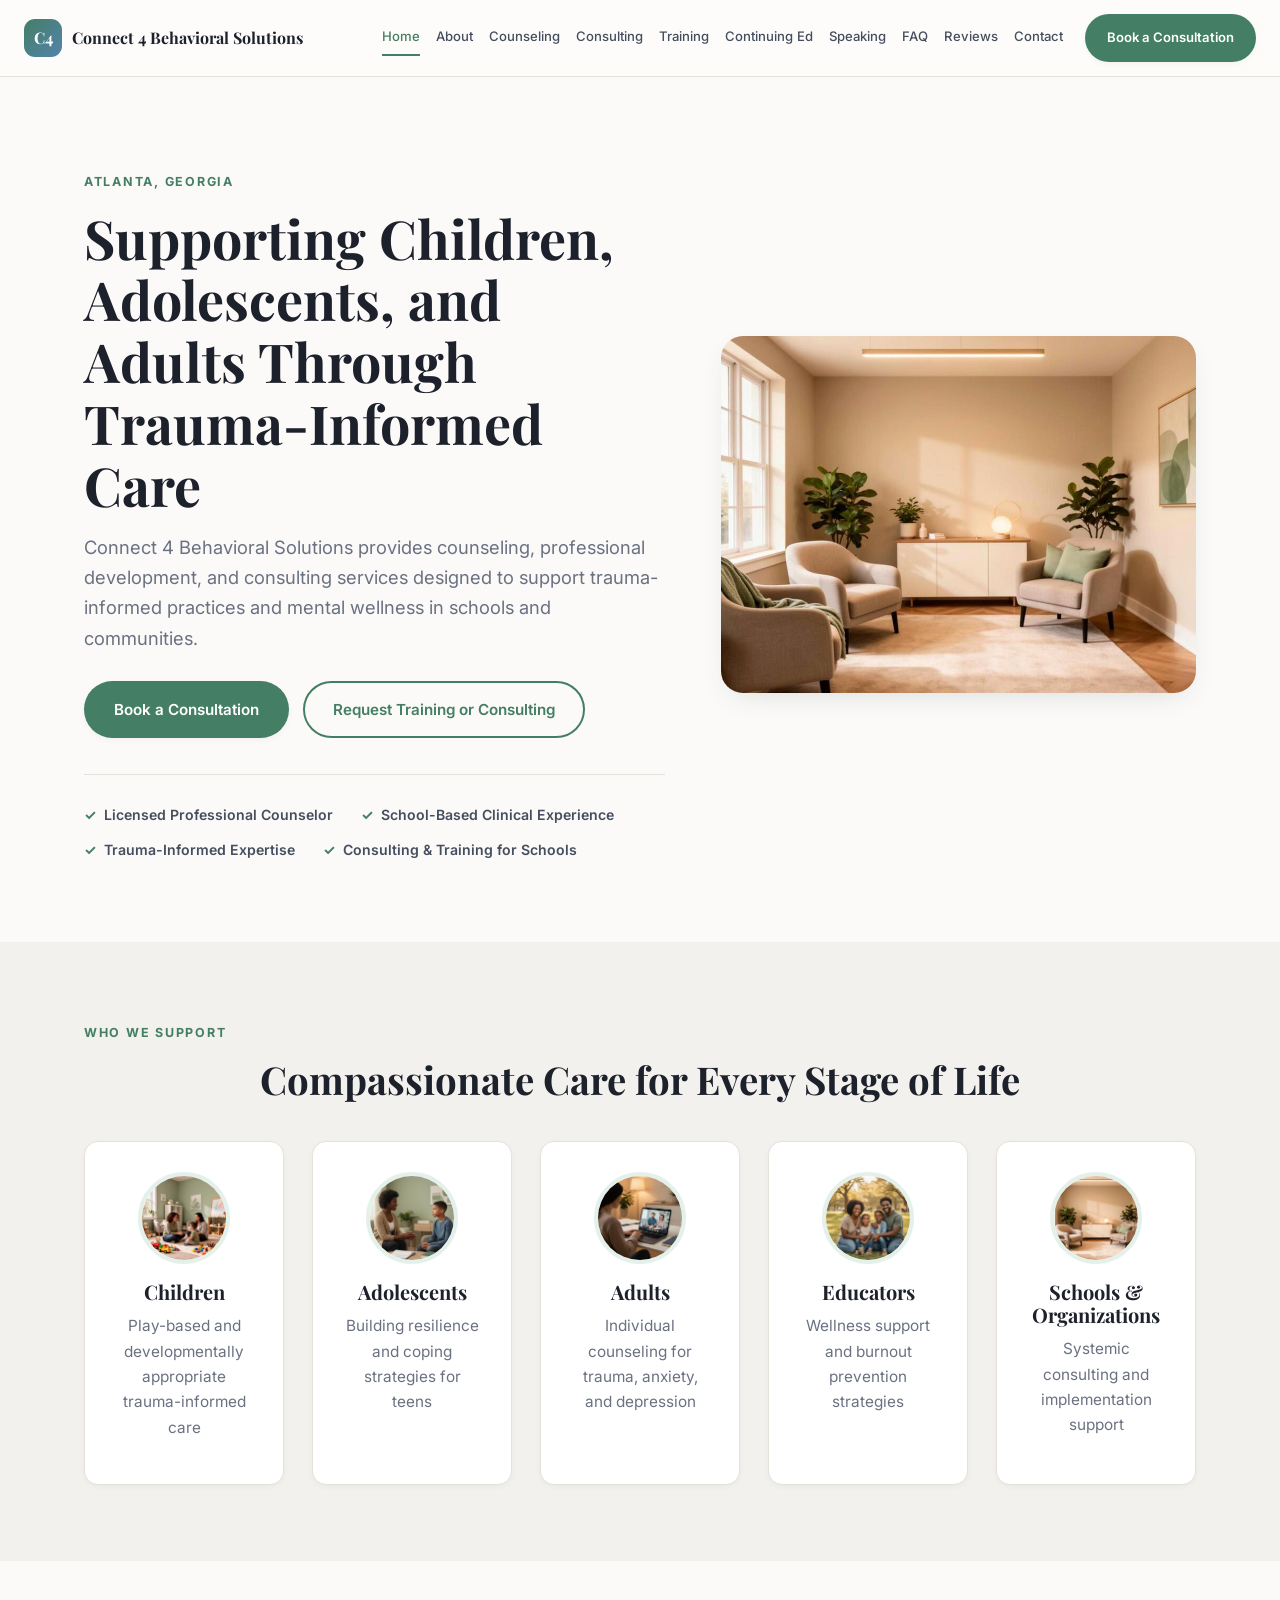
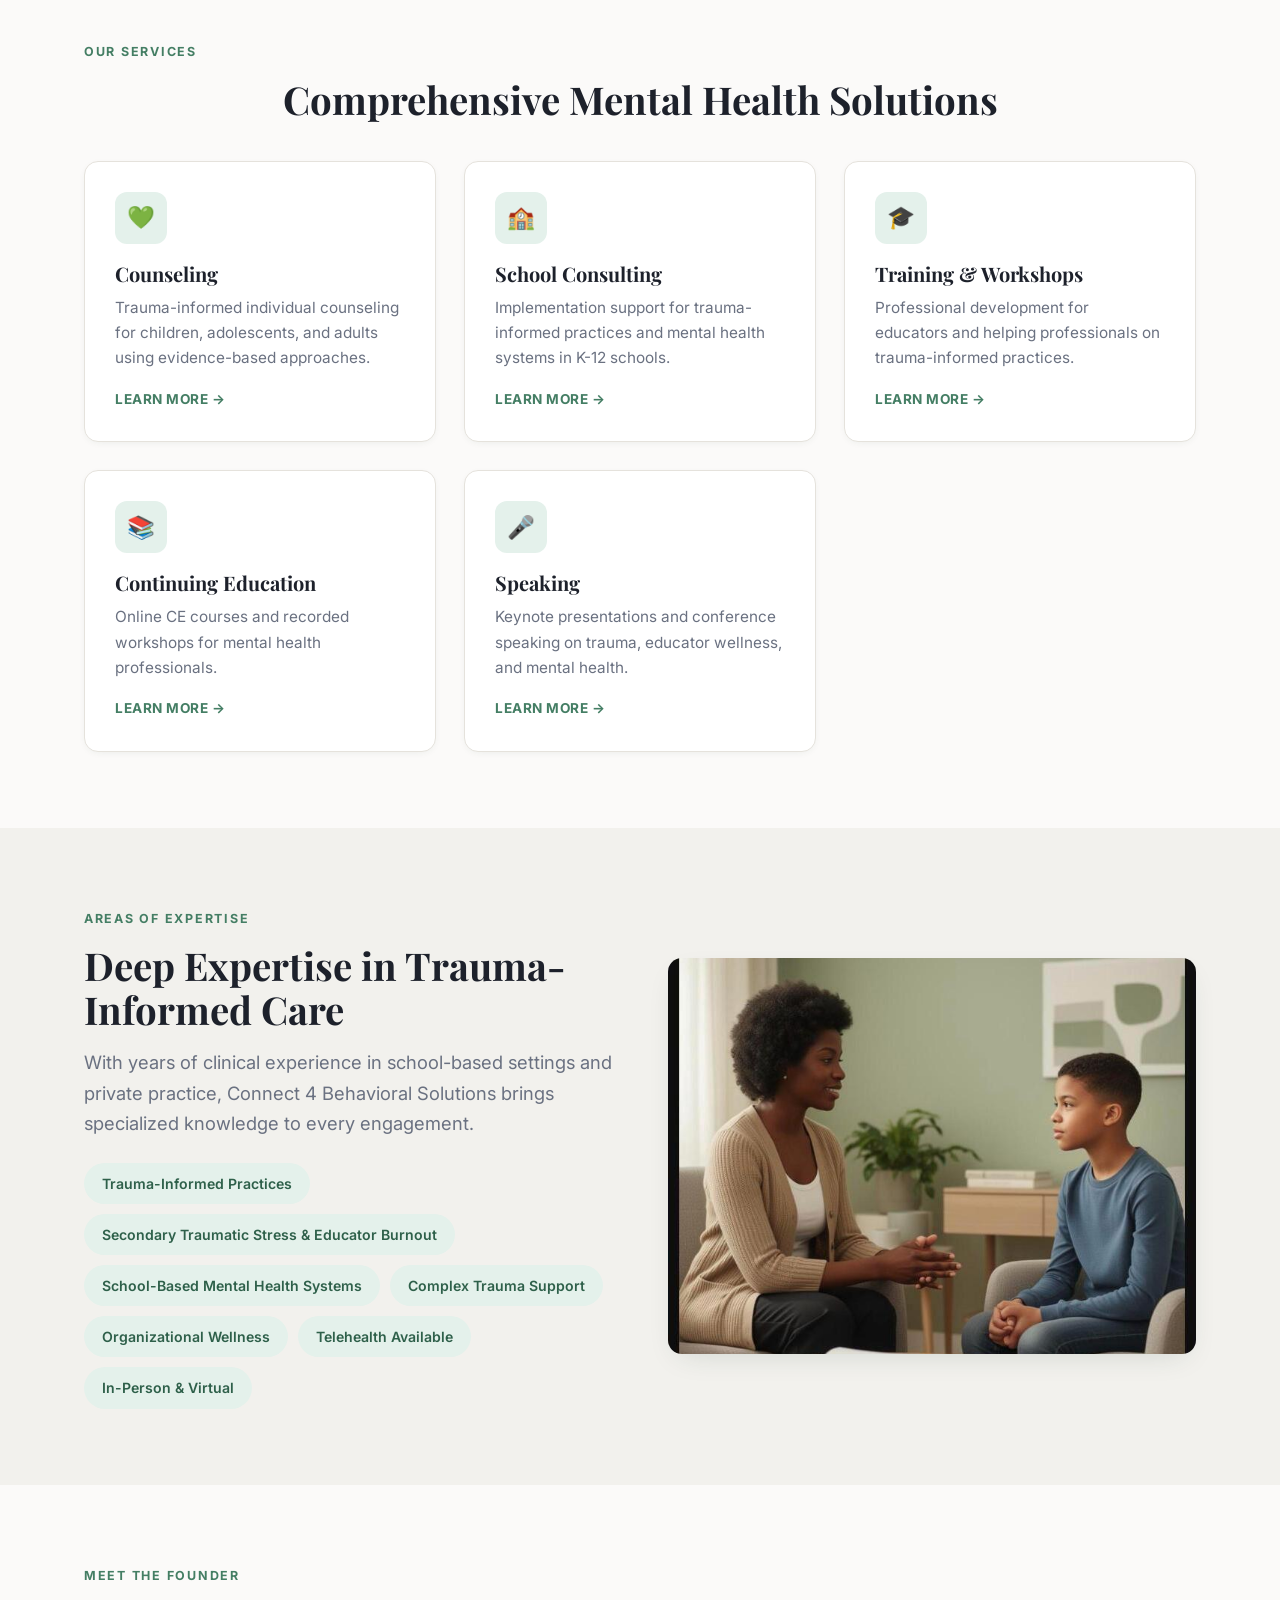
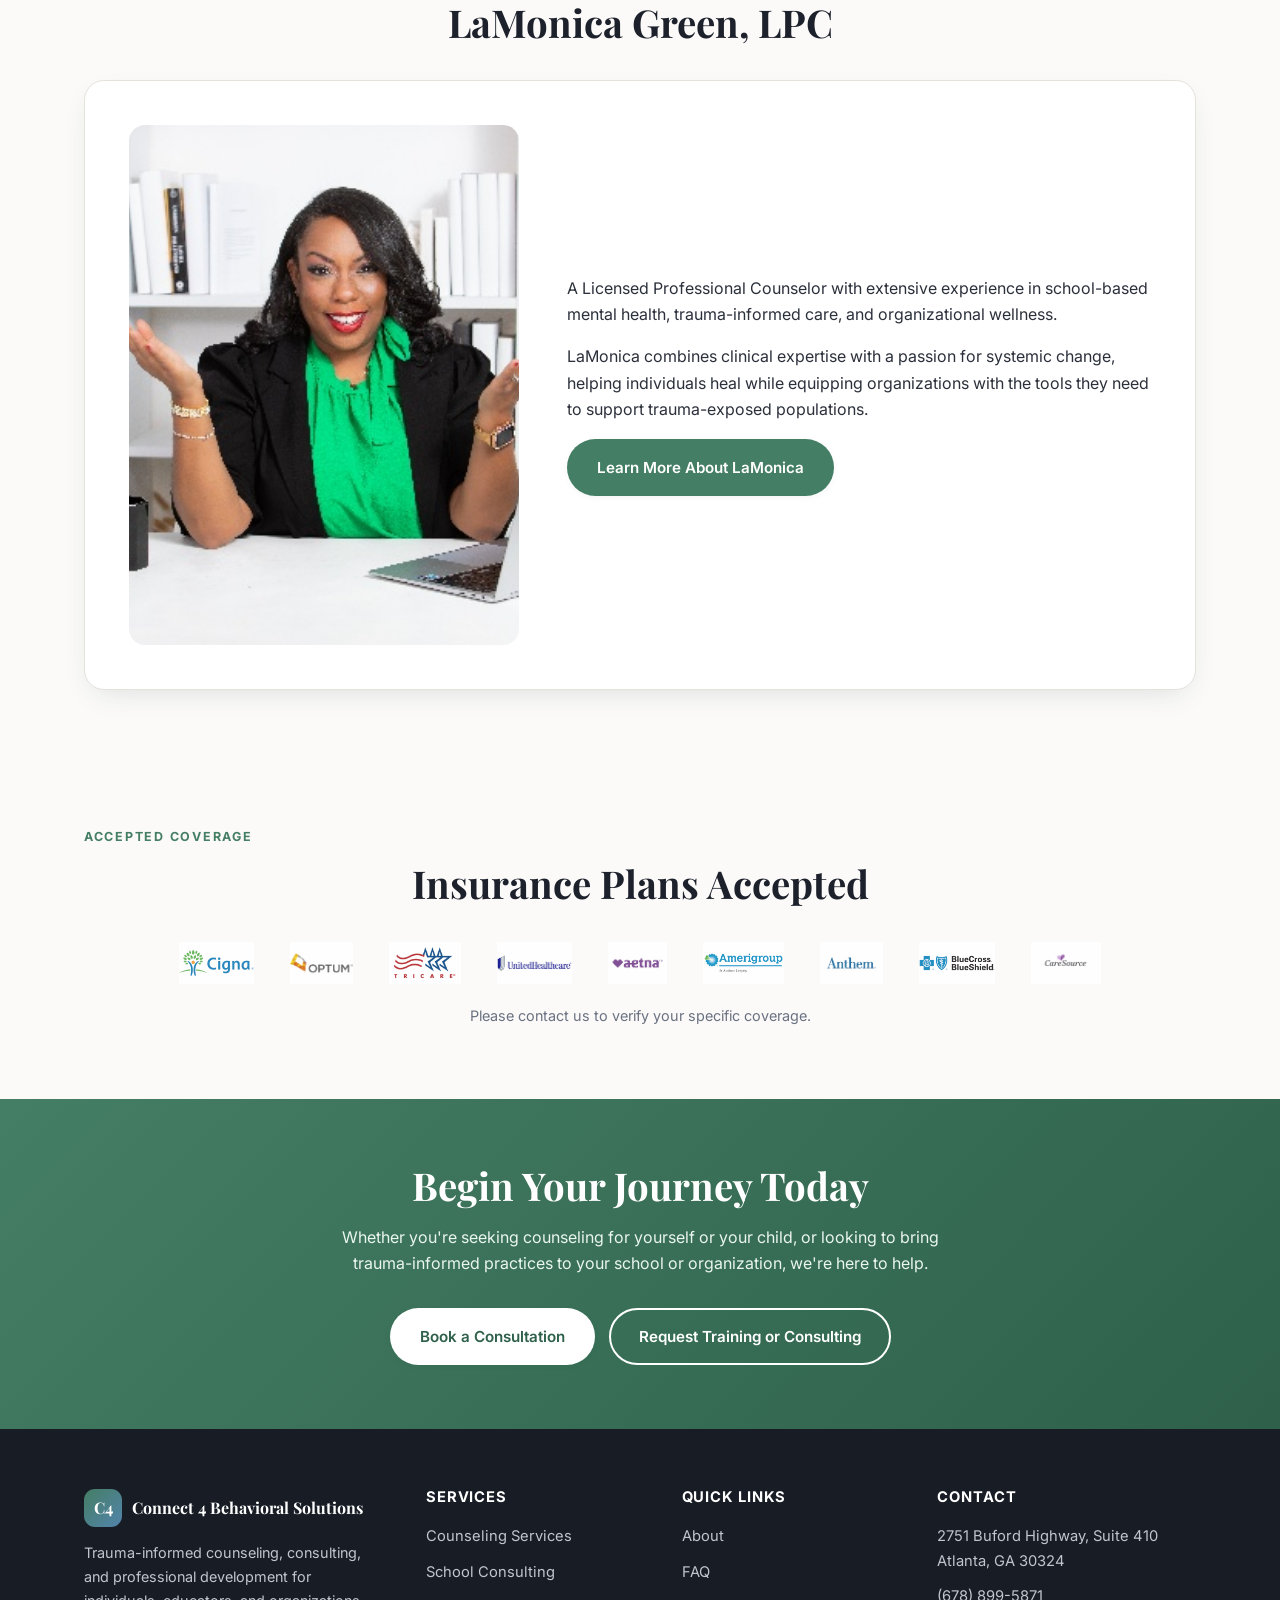
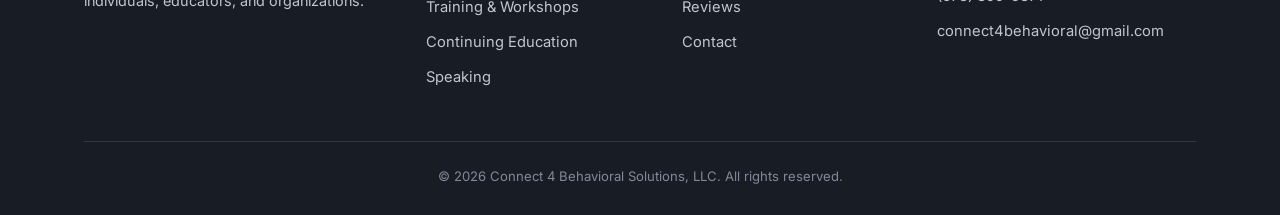
<file: index.html>
<!doctype html>
<html lang="en">
<head>
<meta charset="utf-8">
<meta name="viewport" content="width=device-width, initial-scale=1">
<title>Connect 4 Behavioral Solutions | Trauma-Informed Counseling Atlanta</title>
<meta name="description" content="Trauma-informed counseling, consulting, and professional development for individuals, educators, and organizations in Atlanta, GA.">
<link rel="preconnect" href="https://fonts.googleapis.com">
<link rel="preconnect" href="https://fonts.gstatic.com" crossorigin>
<link href="https://fonts.googleapis.com/css2?family=Playfair+Display:wght@600;700&family=Inter:wght@400;500;600;700&display=swap" rel="stylesheet">
<link rel="stylesheet" href="css/style.css">

</head>
<body>

<header class="site-header">
  <div class="container">
    <a href="index.html" class="brand">
      <span class="brand-mark">C4</span>
      <span>Connect 4 Behavioral Solutions</span>
    </a>
    <div class="nav-wrap">
      <nav class="main-nav">
        <a href="index.html" class="active">Home</a>
<a href="about.html">About</a>
<a href="counseling.html">Counseling</a>
<a href="consulting.html">Consulting</a>
<a href="training.html">Training</a>
<a href="continuing-education.html">Continuing Ed</a>
<a href="speaking.html">Speaking</a>
<a href="faq.html">FAQ</a>
<a href="reviews.html">Reviews</a>
<a href="contact.html">Contact</a>
      </nav>
      <div class="nav-cta">
        <a href="contact.html" class="btn btn-primary">Book a Consultation</a>
      </div>
      <button class="nav-toggle" aria-label="Toggle menu" onclick="document.getElementById('mobileNav').classList.toggle('open'); this.classList.toggle('is-active');">
        <span></span><span></span><span></span>
      </button>
    </div>
  </div>
  <nav id="mobileNav" class="mobile-nav">
    <a href="index.html" class="active">Home</a>
<a href="about.html">About</a>
<a href="counseling.html">Counseling</a>
<a href="consulting.html">Consulting</a>
<a href="training.html">Training</a>
<a href="continuing-education.html">Continuing Ed</a>
<a href="speaking.html">Speaking</a>
<a href="faq.html">FAQ</a>
<a href="reviews.html">Reviews</a>
<a href="contact.html">Contact</a>
    <a href="contact.html" class="mobile-nav-cta">Book a Consultation</a>
  </nav>
</header>


<section class="hero">
  <div class="container hero-grid">
    <div>
      <p class="eyebrow">Atlanta, Georgia</p>
      <h1>Supporting Children, Adolescents, and Adults Through Trauma-Informed Care</h1>
      <p class="lead">Connect 4 Behavioral Solutions provides counseling, professional development, and consulting services designed to support trauma-informed practices and mental wellness in schools and communities.</p>
      <div class="btn-row" style="margin-top:28px;">
        <a href="contact.html" class="btn btn-primary">Book a Consultation</a>
        <a href="contact.html" class="btn btn-outline">Request Training or Consulting</a>
      </div>
      <div class="hero-badges">
        <span class="hero-badge">Licensed Professional Counselor</span>
        <span class="hero-badge">School-Based Clinical Experience</span>
        <span class="hero-badge">Trauma-Informed Expertise</span>
        <span class="hero-badge">Consulting &amp; Training for Schools</span>
      </div>
    </div>
    <div class="hero-photo">
      <img src="images/hero-therapy.jpg" alt="Calming, trauma-informed counseling office">
    </div>
  </div>
</section>

<section class="section section--muted">
  <div class="container">
    <p class="eyebrow center">Who We Support</p>
    <h2 class="center">Compassionate Care for Every Stage of Life</h2>
    <div class="grid grid-5" style="margin-top:40px;">
      <div class="card photo-card">
        <img src="images/child-therapy.jpg" alt="Children">
        <h3>Children</h3>
        <p>Play-based and developmentally appropriate trauma-informed care</p>
      </div>
      <div class="card photo-card">
        <img src="images/counseling-session.jpg" alt="Adolescents">
        <h3>Adolescents</h3>
        <p>Building resilience and coping strategies for teens</p>
      </div>
      <div class="card photo-card">
        <img src="images/telehealth.jpg" alt="Adults">
        <h3>Adults</h3>
        <p>Individual counseling for trauma, anxiety, and depression</p>
      </div>
      <div class="card photo-card">
        <img src="images/family-wellness.jpg" alt="Educators">
        <h3>Educators</h3>
        <p>Wellness support and burnout prevention strategies</p>
      </div>
      <div class="card photo-card">
        <img src="images/hero-therapy.jpg" alt="Schools & Organizations">
        <h3>Schools &amp; Organizations</h3>
        <p>Systemic consulting and implementation support</p>
      </div>
    </div>
  </div>
</section>

<section class="section">
  <div class="container">
    <p class="eyebrow center">Our Services</p>
    <h2 class="center">Comprehensive Mental Health Solutions</h2>
    <div class="grid grid-3" style="margin-top:40px;">
      <div class="card">
        <div class="card-icon">&#x1F49A;</div>
        <h3>Counseling</h3>
        <p>Trauma-informed individual counseling for children, adolescents, and adults using evidence-based approaches.</p>
        <a href="counseling.html" class="card-link">Learn More &rarr;</a>
      </div>
      <div class="card">
        <div class="card-icon">&#x1F3EB;</div>
        <h3>School Consulting</h3>
        <p>Implementation support for trauma-informed practices and mental health systems in K-12 schools.</p>
        <a href="consulting.html" class="card-link">Learn More &rarr;</a>
      </div>
      <div class="card">
        <div class="card-icon">&#x1F393;</div>
        <h3>Training &amp; Workshops</h3>
        <p>Professional development for educators and helping professionals on trauma-informed practices.</p>
        <a href="training.html" class="card-link">Learn More &rarr;</a>
      </div>
      <div class="card">
        <div class="card-icon">&#x1F4DA;</div>
        <h3>Continuing Education</h3>
        <p>Online CE courses and recorded workshops for mental health professionals.</p>
        <a href="continuing-education.html" class="card-link">Learn More &rarr;</a>
      </div>
      <div class="card">
        <div class="card-icon">&#x1F3A4;</div>
        <h3>Speaking</h3>
        <p>Keynote presentations and conference speaking on trauma, educator wellness, and mental health.</p>
        <a href="speaking.html" class="card-link">Learn More &rarr;</a>
      </div>
    </div>
  </div>
</section>

<section class="section section--muted">
  <div class="container two-col">
    <div>
      <p class="eyebrow">Areas of Expertise</p>
      <h2>Deep Expertise in Trauma-Informed Care</h2>
      <p class="lead">With years of clinical experience in school-based settings and private practice, Connect 4 Behavioral Solutions brings specialized knowledge to every engagement.</p>
      <div class="pill-list" style="margin-top:24px;">
        <span class="pill">Trauma-Informed Practices</span>
        <span class="pill">Secondary Traumatic Stress &amp; Educator Burnout</span>
        <span class="pill">School-Based Mental Health Systems</span>
        <span class="pill">Complex Trauma Support</span>
        <span class="pill">Organizational Wellness</span>
        <span class="pill">Telehealth Available</span>
        <span class="pill">In-Person &amp; Virtual</span>
      </div>
    </div>
    <img src="images/counseling-session.jpg" alt="Individualized counseling session">
  </div>
</section>

<section class="section">
  <div class="container">
    <p class="eyebrow center">Meet the Founder</p>
    <h2 class="center">LaMonica Green, LPC</h2>
    <div class="founder-card" style="margin-top:36px;">
      <img src="images/lamonica-headshot-1.jpg" alt="LaMonica Green, LPC - Founder of Connect 4 Behavioral Solutions">
      <div>
        <p>A Licensed Professional Counselor with extensive experience in school-based mental health, trauma-informed care, and organizational wellness.</p>
        <p>LaMonica combines clinical expertise with a passion for systemic change, helping individuals heal while equipping organizations with the tools they need to support trauma-exposed populations.</p>
        <a href="about.html" class="btn btn-primary">Learn More About LaMonica</a>
      </div>
    </div>
  </div>
</section>


<section class="section section--tight">
  <div class="container">
    <p class="eyebrow center">Accepted Coverage</p>
    <h2 class="center">Insurance Plans Accepted</h2>
    <div class="insurance-strip" style="margin-top:36px;">
      <img src="images/ins-cigna.png" alt="Cigna">
      <img src="images/ins-optum.png" alt="Optum">
      <img src="images/ins-tricare.png" alt="Tricare East">
      <img src="images/ins-uhc.png" alt="United Healthcare">
      <img src="images/ins-aetna.png" alt="Aetna">
      <img src="images/ins-amerigroup.png" alt="Amerigroup">
      <img src="images/ins-anthem.png" alt="Anthem">
      <img src="images/ins-bcbs.png" alt="BlueCross BlueShield">
      <img src="images/ins-caresource.png" alt="CareSource">
    </div>
    <p class="center" style="margin-top:20px;color:var(--muted);font-size:0.9rem;">Please contact us to verify your specific coverage.</p>
  </div>
</section>


<section class="section section--primary cta-band">
  <div class="container">
    <h2 style="max-width:720px;margin-left:auto;margin-right:auto;">Begin Your Journey Today</h2>
    <p style="max-width:600px;margin:0 auto 32px;color:hsl(153 40% 94%);">Whether you're seeking counseling for yourself or your child, or looking to bring trauma-informed practices to your school or organization, we're here to help.</p>
    <div class="btn-row">
      <a href="contact.html" class="btn btn-primary on-primary">Book a Consultation</a>
      <a href="contact.html" class="btn btn-outline on-primary">Request Training or Consulting</a>
    </div>
  </div>
</section>



<footer class="site-footer">
  <div class="container">
    <div class="footer-grid">
      <div>
        <div class="brand"><span class="brand-mark">C4</span><span>Connect 4 Behavioral Solutions</span></div>
        <p class="tagline">Trauma-informed counseling, consulting, and professional development for individuals, educators, and organizations.</p>
      </div>
      <div>
        <h4>Services</h4>
        <ul>
          <li><a href="counseling.html">Counseling Services</a></li>
          <li><a href="consulting.html">School Consulting</a></li>
          <li><a href="training.html">Training &amp; Workshops</a></li>
          <li><a href="continuing-education.html">Continuing Education</a></li>
          <li><a href="speaking.html">Speaking</a></li>
        </ul>
      </div>
      <div>
        <h4>Quick Links</h4>
        <ul>
          <li><a href="about.html">About</a></li>
          <li><a href="faq.html">FAQ</a></li>
          <li><a href="reviews.html">Reviews</a></li>
          <li><a href="contact.html">Contact</a></li>
        </ul>
      </div>
      <div>
        <h4>Contact</h4>
        <ul>
          <li>2751 Buford Highway, Suite 410<br>Atlanta, GA 30324</li>
          <li><a href="tel:6788995871">(678) 899-5871</a></li>
          <li><a href="mailto:connect4behavioral@gmail.com">connect4behavioral@gmail.com</a></li>
        </ul>
      </div>
    </div>
    <div class="footer-bottom">&copy; 2026 Connect 4 Behavioral Solutions, LLC. All rights reserved.</div>
  </div>
</footer>

</body>
</html>
</file>
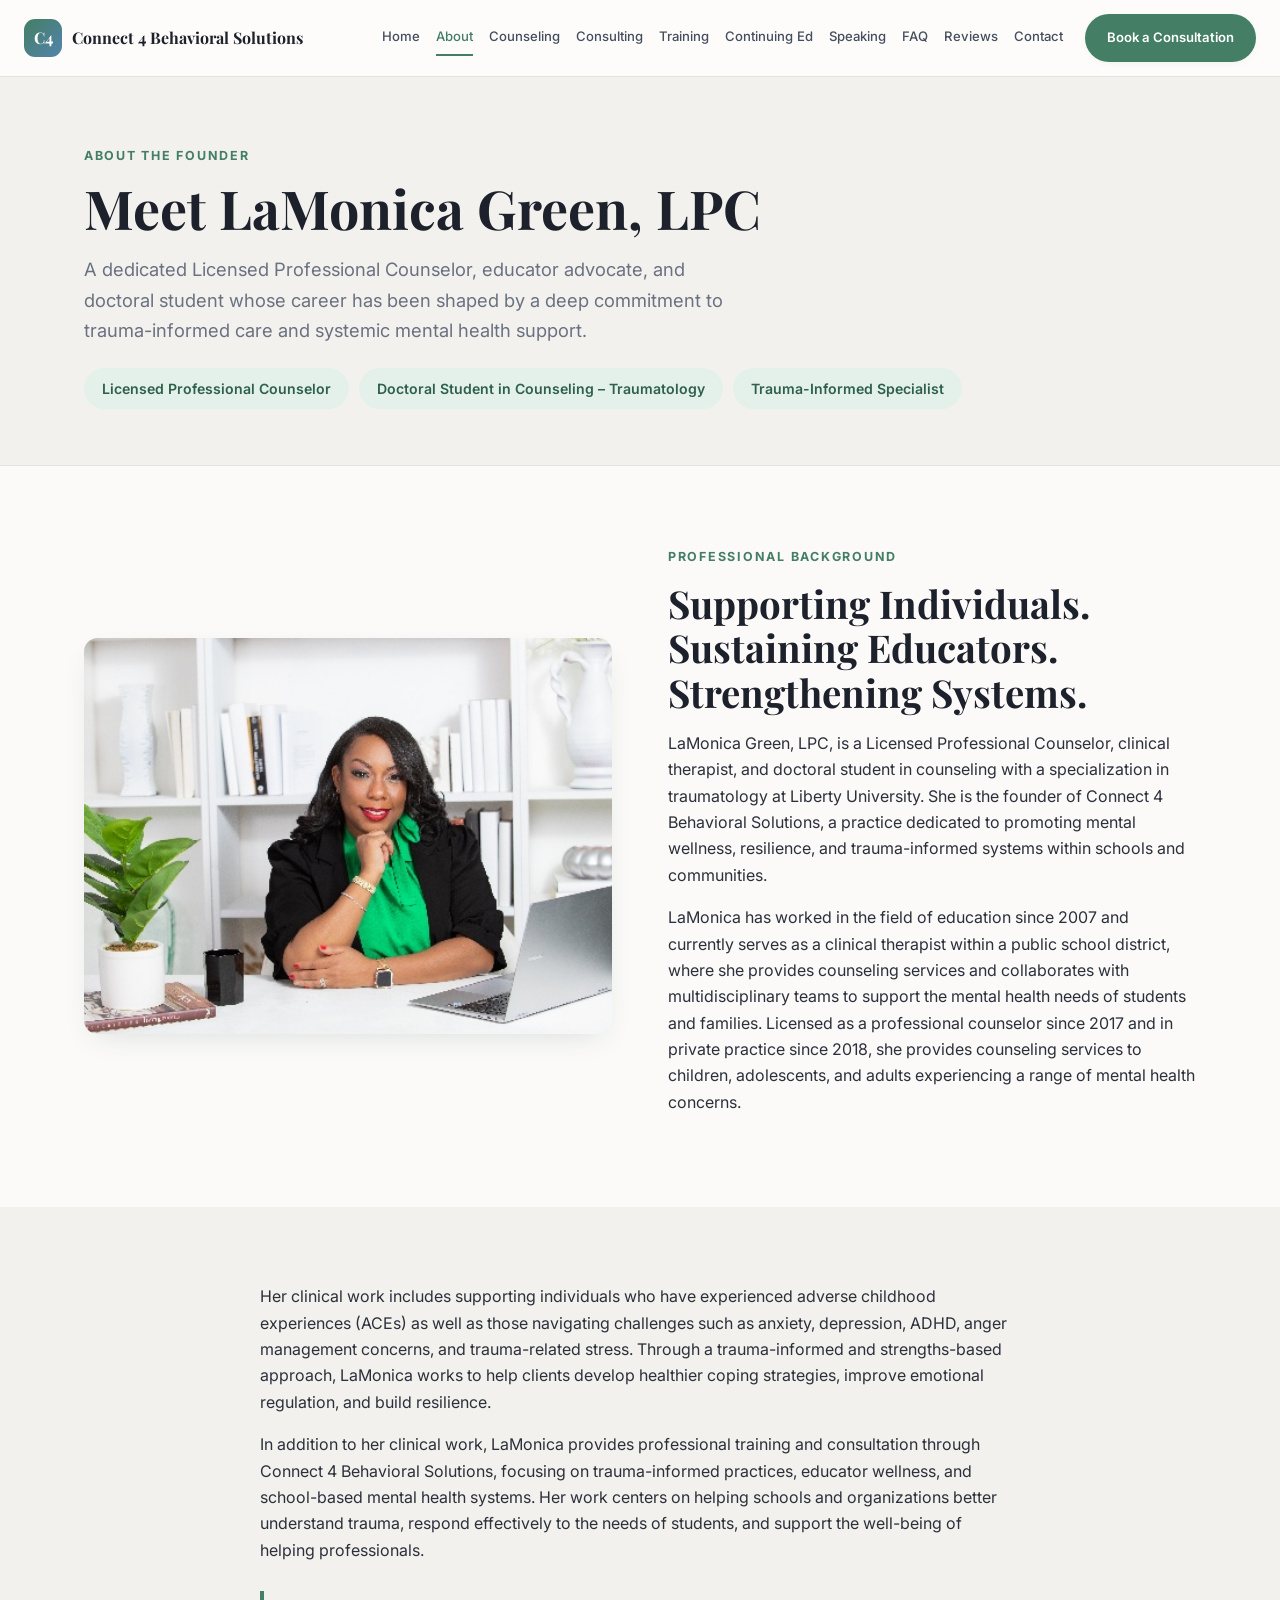
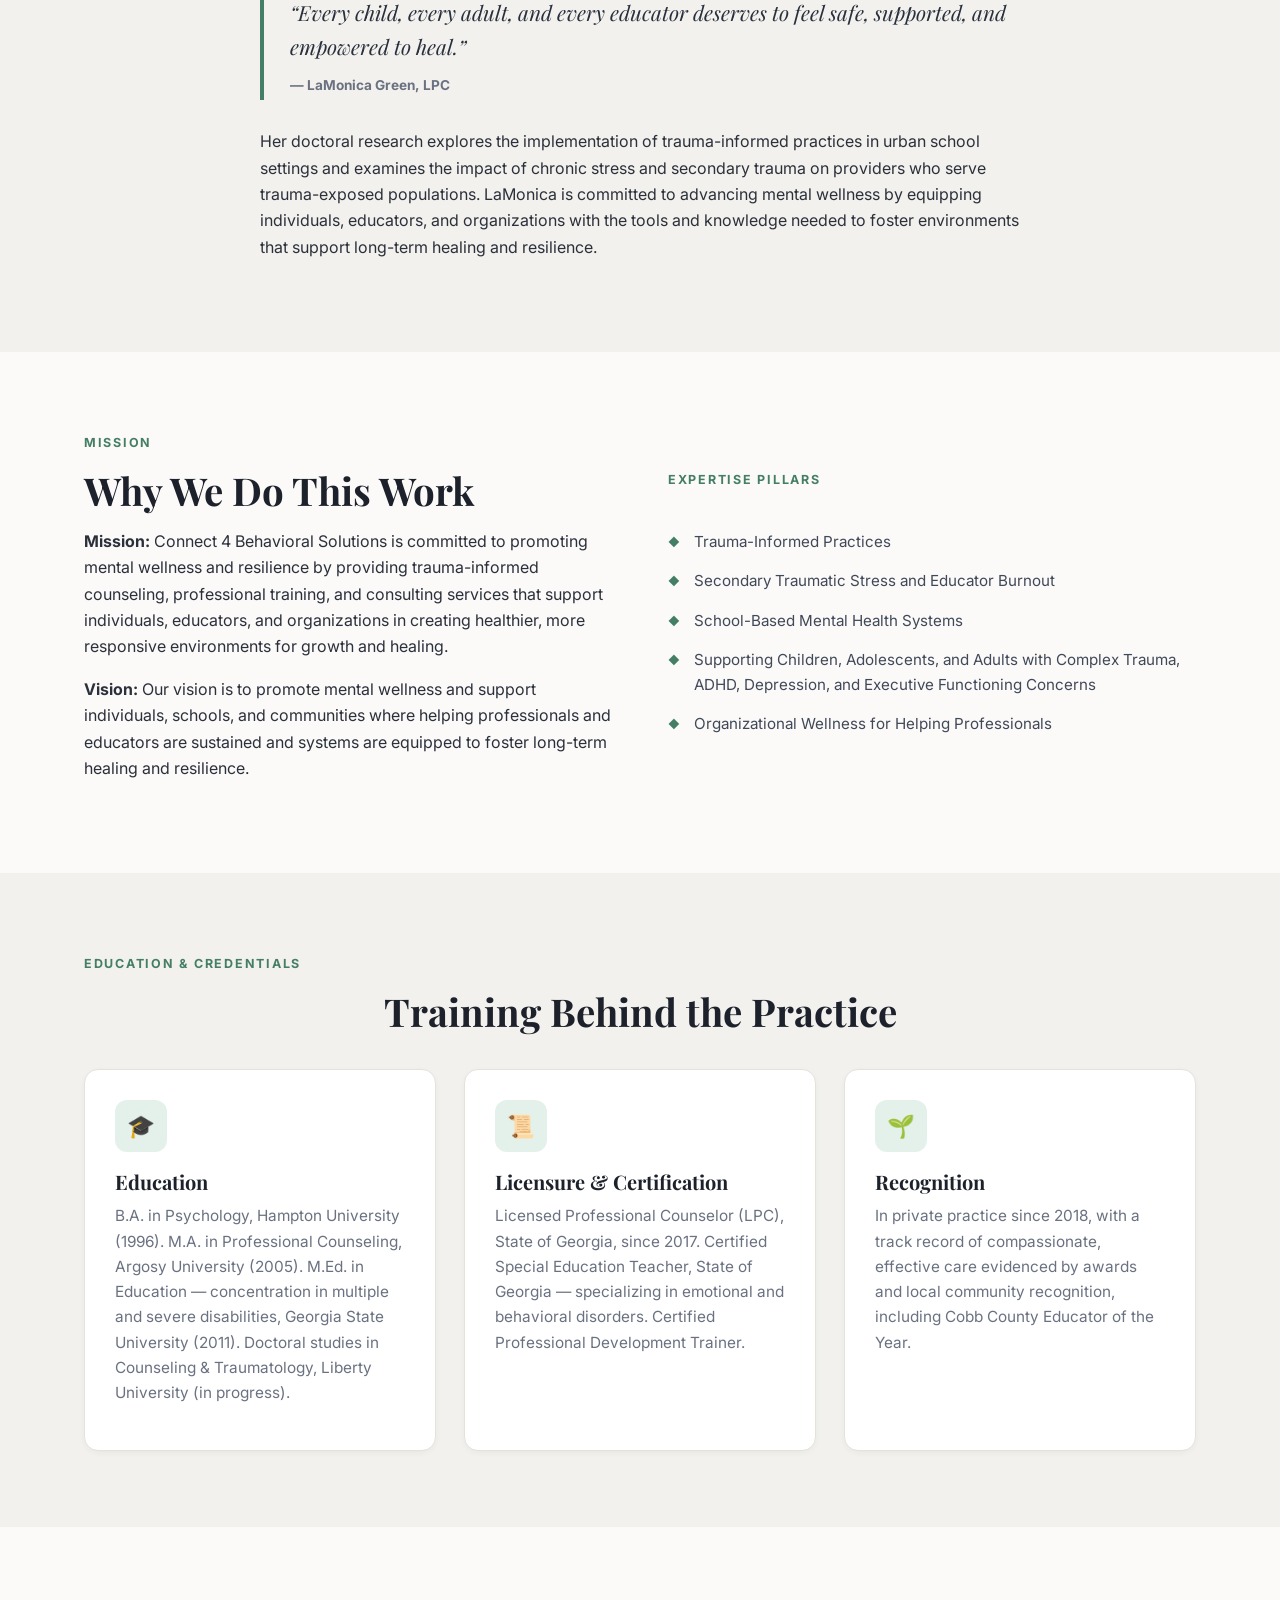
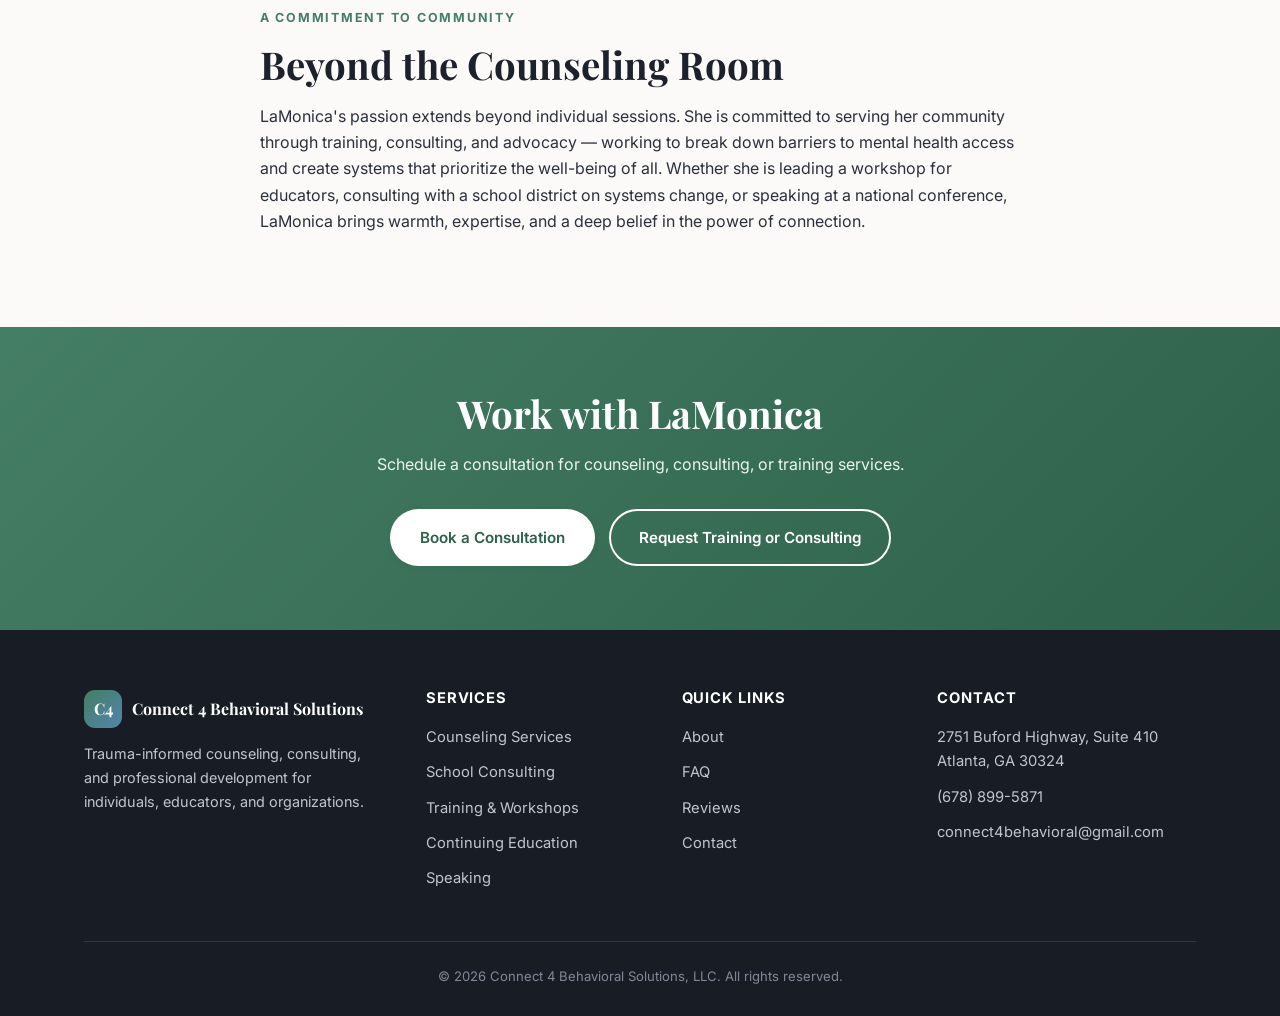
<file: about.html>
<!doctype html>
<html lang="en">
<head>
<meta charset="utf-8">
<meta name="viewport" content="width=device-width, initial-scale=1">
<title>About LaMonica Green, LPC | Connect 4 Behavioral Solutions</title>
<meta name="description" content="Meet LaMonica Green, LPC, founder of Connect 4 Behavioral Solutions — a Licensed Professional Counselor and trauma-informed care specialist in Atlanta, GA.">
<link rel="preconnect" href="https://fonts.googleapis.com">
<link rel="preconnect" href="https://fonts.gstatic.com" crossorigin>
<link href="https://fonts.googleapis.com/css2?family=Playfair+Display:wght@600;700&family=Inter:wght@400;500;600;700&display=swap" rel="stylesheet">
<link rel="stylesheet" href="css/style.css">

</head>
<body>

<header class="site-header">
  <div class="container">
    <a href="index.html" class="brand">
      <span class="brand-mark">C4</span>
      <span>Connect 4 Behavioral Solutions</span>
    </a>
    <div class="nav-wrap">
      <nav class="main-nav">
        <a href="index.html">Home</a>
<a href="about.html" class="active">About</a>
<a href="counseling.html">Counseling</a>
<a href="consulting.html">Consulting</a>
<a href="training.html">Training</a>
<a href="continuing-education.html">Continuing Ed</a>
<a href="speaking.html">Speaking</a>
<a href="faq.html">FAQ</a>
<a href="reviews.html">Reviews</a>
<a href="contact.html">Contact</a>
      </nav>
      <div class="nav-cta">
        <a href="contact.html" class="btn btn-primary">Book a Consultation</a>
      </div>
      <button class="nav-toggle" aria-label="Toggle menu" onclick="document.getElementById('mobileNav').classList.toggle('open'); this.classList.toggle('is-active');">
        <span></span><span></span><span></span>
      </button>
    </div>
  </div>
  <nav id="mobileNav" class="mobile-nav">
    <a href="index.html">Home</a>
<a href="about.html" class="active">About</a>
<a href="counseling.html">Counseling</a>
<a href="consulting.html">Consulting</a>
<a href="training.html">Training</a>
<a href="continuing-education.html">Continuing Ed</a>
<a href="speaking.html">Speaking</a>
<a href="faq.html">FAQ</a>
<a href="reviews.html">Reviews</a>
<a href="contact.html">Contact</a>
    <a href="contact.html" class="mobile-nav-cta">Book a Consultation</a>
  </nav>
</header>


<section class="page-hero">
  <div class="container">
    <p class="eyebrow">About the Founder</p>
    <h1>Meet LaMonica Green, LPC</h1>
    <p class="lead">A dedicated Licensed Professional Counselor, educator advocate, and doctoral student whose career has been shaped by a deep commitment to trauma-informed care and systemic mental health support.</p>
    <div class="pill-list" style="margin-top:22px;">
      <span class="pill">Licensed Professional Counselor</span>
      <span class="pill">Doctoral Student in Counseling &ndash; Traumatology</span>
      <span class="pill">Trauma-Informed Specialist</span>
    </div>
  </div>
</section>

<section class="section">
  <div class="container two-col">
    <img src="images/lamonica-headshot-2.jpg" alt="LaMonica Green, LPC">
    <div>
      <p class="eyebrow">Professional Background</p>
      <h2>Supporting Individuals. Sustaining Educators. Strengthening Systems.</h2>
      <p>LaMonica Green, LPC, is a Licensed Professional Counselor, clinical therapist, and doctoral student in counseling with a specialization in traumatology at Liberty University. She is the founder of Connect 4 Behavioral Solutions, a practice dedicated to promoting mental wellness, resilience, and trauma-informed systems within schools and communities.</p>
      <p>LaMonica has worked in the field of education since 2007 and currently serves as a clinical therapist within a public school district, where she provides counseling services and collaborates with multidisciplinary teams to support the mental health needs of students and families. Licensed as a professional counselor since 2017 and in private practice since 2018, she provides counseling services to children, adolescents, and adults experiencing a range of mental health concerns.</p>
    </div>
  </div>
</section>

<section class="section section--muted">
  <div class="container">
    <div style="max-width:760px;margin:0 auto;">
      <p>Her clinical work includes supporting individuals who have experienced adverse childhood experiences (ACEs) as well as those navigating challenges such as anxiety, depression, ADHD, anger management concerns, and trauma-related stress. Through a trauma-informed and strengths-based approach, LaMonica works to help clients develop healthier coping strategies, improve emotional regulation, and build resilience.</p>
      <p>In addition to her clinical work, LaMonica provides professional training and consultation through Connect 4 Behavioral Solutions, focusing on trauma-informed practices, educator wellness, and school-based mental health systems. Her work centers on helping schools and organizations better understand trauma, respond effectively to the needs of students, and support the well-being of helping professionals.</p>
      <blockquote class="pull-quote">
        &ldquo;Every child, every adult, and every educator deserves to feel safe, supported, and empowered to heal.&rdquo;
        <cite>&mdash; LaMonica Green, LPC</cite>
      </blockquote>
      <p>Her doctoral research explores the implementation of trauma-informed practices in urban school settings and examines the impact of chronic stress and secondary trauma on providers who serve trauma-exposed populations. LaMonica is committed to advancing mental wellness by equipping individuals, educators, and organizations with the tools and knowledge needed to foster environments that support long-term healing and resilience.</p>
    </div>
  </div>
</section>

<section class="section">
  <div class="container two-col">
    <div>
      <p class="eyebrow">Mission</p>
      <h2>Why We Do This Work</h2>
      <p><strong>Mission:</strong> Connect 4 Behavioral Solutions is committed to promoting mental wellness and resilience by providing trauma-informed counseling, professional training, and consulting services that support individuals, educators, and organizations in creating healthier, more responsive environments for growth and healing.</p>
      <p><strong>Vision:</strong> Our vision is to promote mental wellness and support individuals, schools, and communities where helping professionals and educators are sustained and systems are equipped to foster long-term healing and resilience.</p>
    </div>
    <div>
      <p class="eyebrow">Expertise Pillars</p>
      <ul class="credential-list">
        <li>Trauma-Informed Practices</li>
        <li>Secondary Traumatic Stress and Educator Burnout</li>
        <li>School-Based Mental Health Systems</li>
        <li>Supporting Children, Adolescents, and Adults with Complex Trauma, ADHD, Depression, and Executive Functioning Concerns</li>
        <li>Organizational Wellness for Helping Professionals</li>
      </ul>
    </div>
  </div>
</section>

<section class="section section--muted">
  <div class="container">
    <p class="eyebrow center">Education &amp; Credentials</p>
    <h2 class="center">Training Behind the Practice</h2>
    <div class="grid grid-3" style="margin-top:36px;">
      <div class="card">
        <div class="card-icon">&#x1F393;</div>
        <h3>Education</h3>
        <p>B.A. in Psychology, Hampton University (1996). M.A. in Professional Counseling, Argosy University (2005). M.Ed. in Education &mdash; concentration in multiple and severe disabilities, Georgia State University (2011). Doctoral studies in Counseling &amp; Traumatology, Liberty University (in progress).</p>
      </div>
      <div class="card">
        <div class="card-icon">&#x1F4DC;</div>
        <h3>Licensure &amp; Certification</h3>
        <p>Licensed Professional Counselor (LPC), State of Georgia, since 2017. Certified Special Education Teacher, State of Georgia &mdash; specializing in emotional and behavioral disorders. Certified Professional Development Trainer.</p>
      </div>
      <div class="card">
        <div class="card-icon">&#x1F331;</div>
        <h3>Recognition</h3>
        <p>In private practice since 2018, with a track record of compassionate, effective care evidenced by awards and local community recognition, including Cobb County Educator of the Year.</p>
      </div>
    </div>
  </div>
</section>

<section class="section">
  <div class="container">
    <div style="max-width:760px;margin:0 auto;">
      <p class="eyebrow">A Commitment to Community</p>
      <h2>Beyond the Counseling Room</h2>
      <p>LaMonica's passion extends beyond individual sessions. She is committed to serving her community through training, consulting, and advocacy &mdash; working to break down barriers to mental health access and create systems that prioritize the well-being of all. Whether she is leading a workshop for educators, consulting with a school district on systems change, or speaking at a national conference, LaMonica brings warmth, expertise, and a deep belief in the power of connection.</p>
    </div>
  </div>
</section>


<section class="section section--primary cta-band">
  <div class="container">
    <h2 style="max-width:720px;margin-left:auto;margin-right:auto;">Work with LaMonica</h2>
    <p style="max-width:600px;margin:0 auto 32px;color:hsl(153 40% 94%);">Schedule a consultation for counseling, consulting, or training services.</p>
    <div class="btn-row">
      <a href="contact.html" class="btn btn-primary on-primary">Book a Consultation</a>
      <a href="contact.html" class="btn btn-outline on-primary">Request Training or Consulting</a>
    </div>
  </div>
</section>



<footer class="site-footer">
  <div class="container">
    <div class="footer-grid">
      <div>
        <div class="brand"><span class="brand-mark">C4</span><span>Connect 4 Behavioral Solutions</span></div>
        <p class="tagline">Trauma-informed counseling, consulting, and professional development for individuals, educators, and organizations.</p>
      </div>
      <div>
        <h4>Services</h4>
        <ul>
          <li><a href="counseling.html">Counseling Services</a></li>
          <li><a href="consulting.html">School Consulting</a></li>
          <li><a href="training.html">Training &amp; Workshops</a></li>
          <li><a href="continuing-education.html">Continuing Education</a></li>
          <li><a href="speaking.html">Speaking</a></li>
        </ul>
      </div>
      <div>
        <h4>Quick Links</h4>
        <ul>
          <li><a href="about.html">About</a></li>
          <li><a href="faq.html">FAQ</a></li>
          <li><a href="reviews.html">Reviews</a></li>
          <li><a href="contact.html">Contact</a></li>
        </ul>
      </div>
      <div>
        <h4>Contact</h4>
        <ul>
          <li>2751 Buford Highway, Suite 410<br>Atlanta, GA 30324</li>
          <li><a href="tel:6788995871">(678) 899-5871</a></li>
          <li><a href="mailto:connect4behavioral@gmail.com">connect4behavioral@gmail.com</a></li>
        </ul>
      </div>
    </div>
    <div class="footer-bottom">&copy; 2026 Connect 4 Behavioral Solutions, LLC. All rights reserved.</div>
  </div>
</footer>

</body>
</html>
</file>
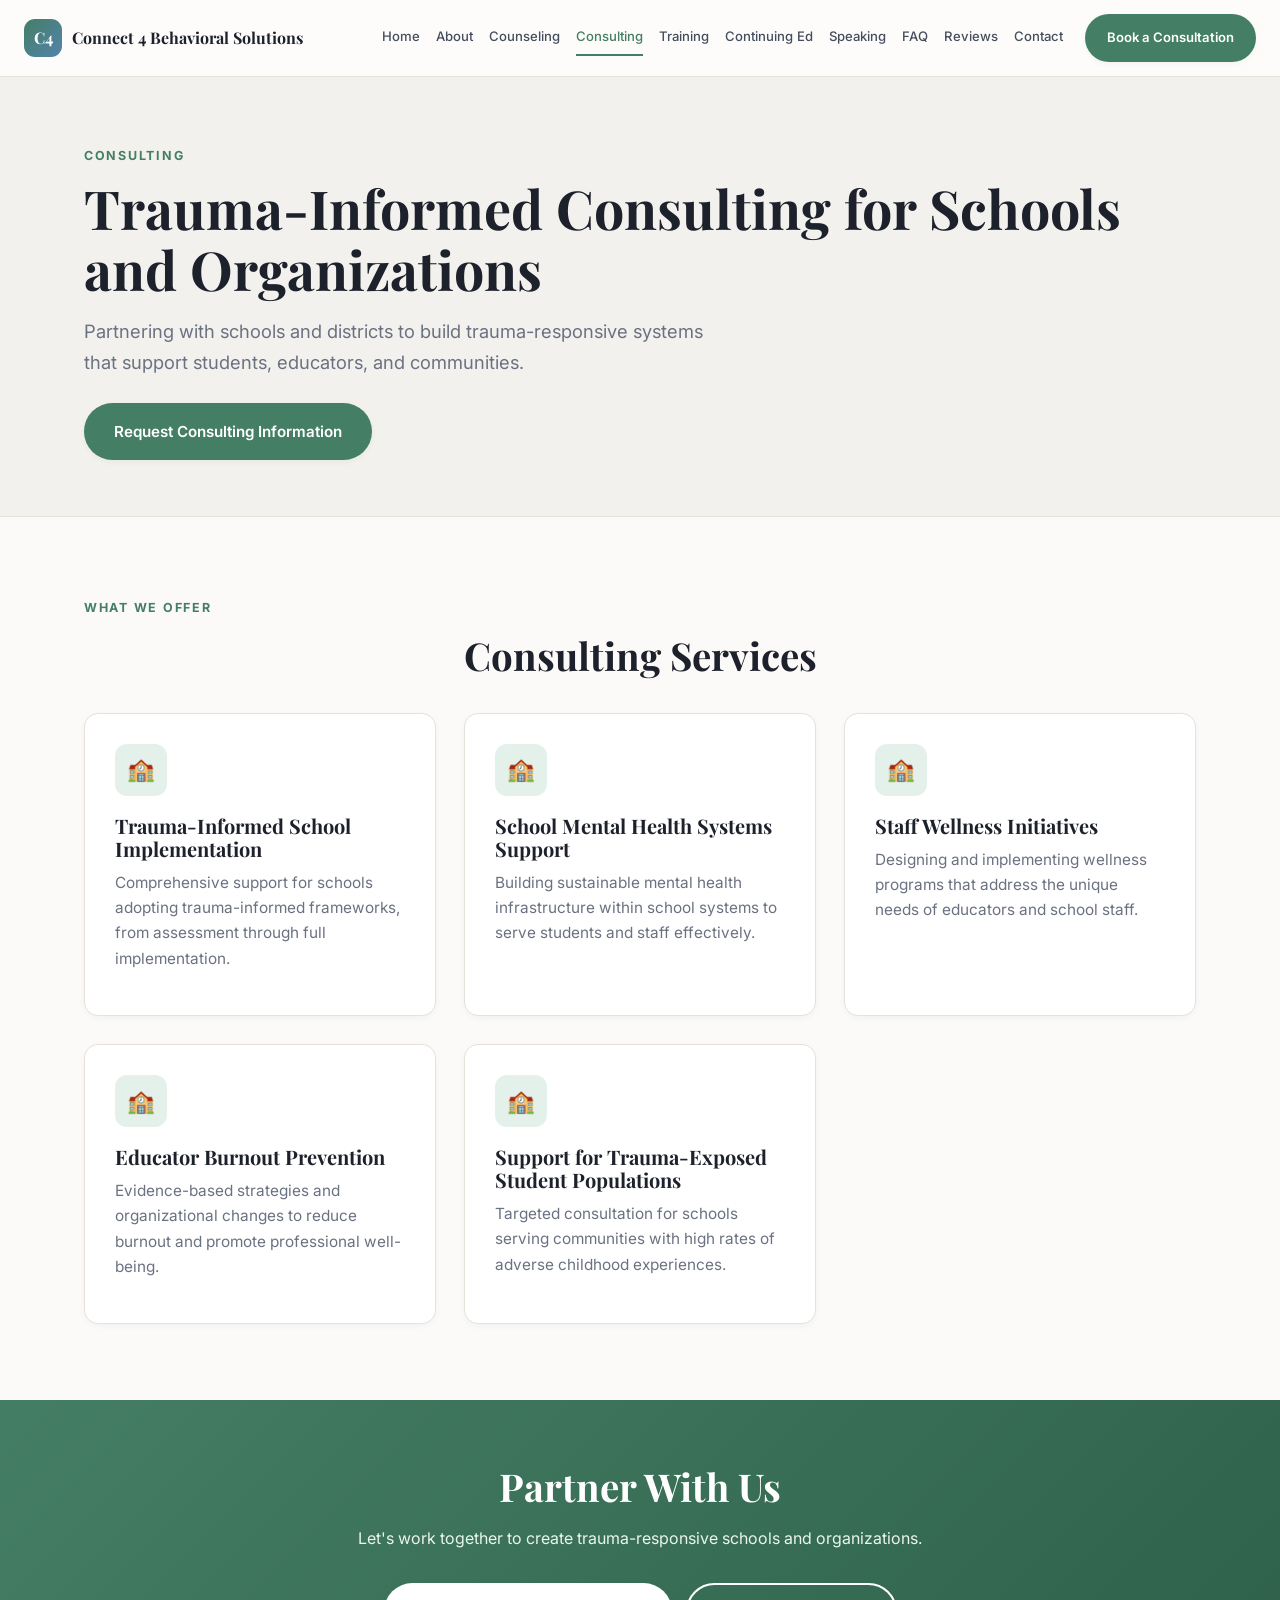
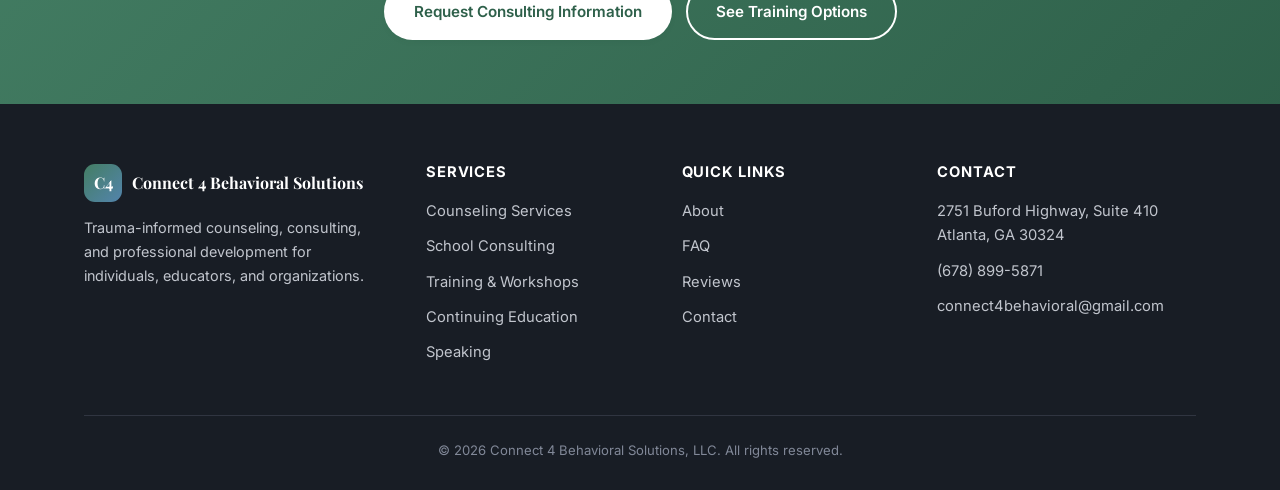
<file: consulting.html>
<!doctype html>
<html lang="en">
<head>
<meta charset="utf-8">
<meta name="viewport" content="width=device-width, initial-scale=1">
<title>Consulting | Connect 4 Behavioral Solutions</title>
<meta name="description" content="Trauma-informed consulting for schools, districts, and organizations in Atlanta, GA and beyond.">
<link rel="preconnect" href="https://fonts.googleapis.com">
<link rel="preconnect" href="https://fonts.gstatic.com" crossorigin>
<link href="https://fonts.googleapis.com/css2?family=Playfair+Display:wght@600;700&family=Inter:wght@400;500;600;700&display=swap" rel="stylesheet">
<link rel="stylesheet" href="css/style.css">

</head>
<body>

<header class="site-header">
  <div class="container">
    <a href="index.html" class="brand">
      <span class="brand-mark">C4</span>
      <span>Connect 4 Behavioral Solutions</span>
    </a>
    <div class="nav-wrap">
      <nav class="main-nav">
        <a href="index.html">Home</a>
<a href="about.html">About</a>
<a href="counseling.html">Counseling</a>
<a href="consulting.html" class="active">Consulting</a>
<a href="training.html">Training</a>
<a href="continuing-education.html">Continuing Ed</a>
<a href="speaking.html">Speaking</a>
<a href="faq.html">FAQ</a>
<a href="reviews.html">Reviews</a>
<a href="contact.html">Contact</a>
      </nav>
      <div class="nav-cta">
        <a href="contact.html" class="btn btn-primary">Book a Consultation</a>
      </div>
      <button class="nav-toggle" aria-label="Toggle menu" onclick="document.getElementById('mobileNav').classList.toggle('open'); this.classList.toggle('is-active');">
        <span></span><span></span><span></span>
      </button>
    </div>
  </div>
  <nav id="mobileNav" class="mobile-nav">
    <a href="index.html">Home</a>
<a href="about.html">About</a>
<a href="counseling.html">Counseling</a>
<a href="consulting.html" class="active">Consulting</a>
<a href="training.html">Training</a>
<a href="continuing-education.html">Continuing Ed</a>
<a href="speaking.html">Speaking</a>
<a href="faq.html">FAQ</a>
<a href="reviews.html">Reviews</a>
<a href="contact.html">Contact</a>
    <a href="contact.html" class="mobile-nav-cta">Book a Consultation</a>
  </nav>
</header>


<section class="page-hero">
  <div class="container">
    <p class="eyebrow">Consulting</p>
    <h1>Trauma-Informed Consulting for Schools and Organizations</h1>
    <p class="lead">Partnering with schools and districts to build trauma-responsive systems that support students, educators, and communities.</p>
    <a href="contact.html" class="btn btn-primary" style="margin-top:10px;">Request Consulting Information</a>
  </div>
</section>

<section class="section">
  <div class="container">
    <p class="eyebrow center">What We Offer</p>
    <h2 class="center">Consulting Services</h2>
    <div class="grid grid-3" style="margin-top:36px;">
      <div class="card"><div class="card-icon">&#x1F3EB;</div><h3>Trauma-Informed School Implementation</h3><p>Comprehensive support for schools adopting trauma-informed frameworks, from assessment through full implementation.</p></div>
<div class="card"><div class="card-icon">&#x1F3EB;</div><h3>School Mental Health Systems Support</h3><p>Building sustainable mental health infrastructure within school systems to serve students and staff effectively.</p></div>
<div class="card"><div class="card-icon">&#x1F3EB;</div><h3>Staff Wellness Initiatives</h3><p>Designing and implementing wellness programs that address the unique needs of educators and school staff.</p></div>
<div class="card"><div class="card-icon">&#x1F3EB;</div><h3>Educator Burnout Prevention</h3><p>Evidence-based strategies and organizational changes to reduce burnout and promote professional well-being.</p></div>
<div class="card"><div class="card-icon">&#x1F3EB;</div><h3>Support for Trauma-Exposed Student Populations</h3><p>Targeted consultation for schools serving communities with high rates of adverse childhood experiences.</p></div>
    </div>
  </div>
</section>


<section class="section section--primary cta-band">
  <div class="container">
    <h2 style="max-width:720px;margin-left:auto;margin-right:auto;">Partner With Us</h2>
    <p style="max-width:600px;margin:0 auto 32px;color:hsl(153 40% 94%);">Let's work together to create trauma-responsive schools and organizations.</p>
    <div class="btn-row">
      <a href="contact.html" class="btn btn-primary on-primary">Request Consulting Information</a>
      <a href="training.html" class="btn btn-outline on-primary">See Training Options</a>
    </div>
  </div>
</section>



<footer class="site-footer">
  <div class="container">
    <div class="footer-grid">
      <div>
        <div class="brand"><span class="brand-mark">C4</span><span>Connect 4 Behavioral Solutions</span></div>
        <p class="tagline">Trauma-informed counseling, consulting, and professional development for individuals, educators, and organizations.</p>
      </div>
      <div>
        <h4>Services</h4>
        <ul>
          <li><a href="counseling.html">Counseling Services</a></li>
          <li><a href="consulting.html">School Consulting</a></li>
          <li><a href="training.html">Training &amp; Workshops</a></li>
          <li><a href="continuing-education.html">Continuing Education</a></li>
          <li><a href="speaking.html">Speaking</a></li>
        </ul>
      </div>
      <div>
        <h4>Quick Links</h4>
        <ul>
          <li><a href="about.html">About</a></li>
          <li><a href="faq.html">FAQ</a></li>
          <li><a href="reviews.html">Reviews</a></li>
          <li><a href="contact.html">Contact</a></li>
        </ul>
      </div>
      <div>
        <h4>Contact</h4>
        <ul>
          <li>2751 Buford Highway, Suite 410<br>Atlanta, GA 30324</li>
          <li><a href="tel:6788995871">(678) 899-5871</a></li>
          <li><a href="mailto:connect4behavioral@gmail.com">connect4behavioral@gmail.com</a></li>
        </ul>
      </div>
    </div>
    <div class="footer-bottom">&copy; 2026 Connect 4 Behavioral Solutions, LLC. All rights reserved.</div>
  </div>
</footer>

</body>
</html>
</file>
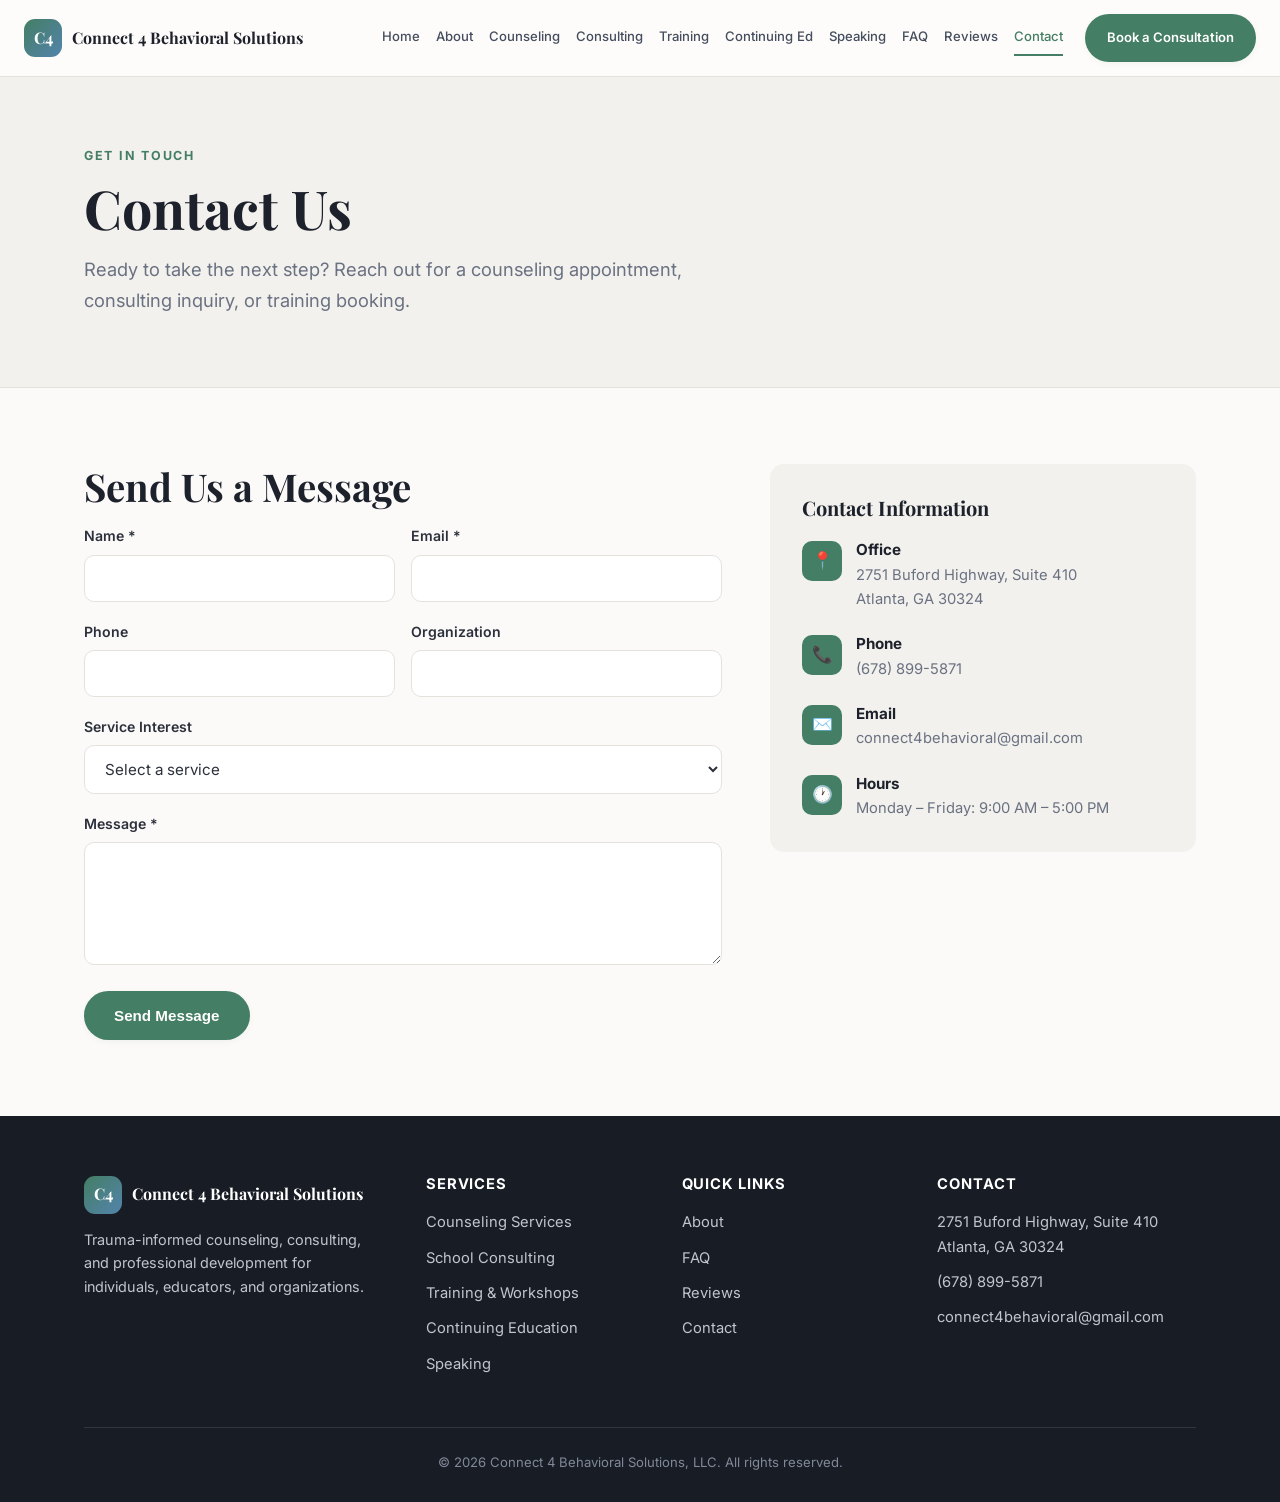
<file: contact.html>
<!doctype html>
<html lang="en">
<head>
<meta charset="utf-8">
<meta name="viewport" content="width=device-width, initial-scale=1">
<title>Contact | Connect 4 Behavioral Solutions</title>
<meta name="description" content="Contact Connect 4 Behavioral Solutions in Atlanta, GA for counseling, consulting, training, or speaking inquiries.">
<link rel="preconnect" href="https://fonts.googleapis.com">
<link rel="preconnect" href="https://fonts.gstatic.com" crossorigin>
<link href="https://fonts.googleapis.com/css2?family=Playfair+Display:wght@600;700&family=Inter:wght@400;500;600;700&display=swap" rel="stylesheet">
<link rel="stylesheet" href="css/style.css">

</head>
<body>

<header class="site-header">
  <div class="container">
    <a href="index.html" class="brand">
      <span class="brand-mark">C4</span>
      <span>Connect 4 Behavioral Solutions</span>
    </a>
    <div class="nav-wrap">
      <nav class="main-nav">
        <a href="index.html">Home</a>
<a href="about.html">About</a>
<a href="counseling.html">Counseling</a>
<a href="consulting.html">Consulting</a>
<a href="training.html">Training</a>
<a href="continuing-education.html">Continuing Ed</a>
<a href="speaking.html">Speaking</a>
<a href="faq.html">FAQ</a>
<a href="reviews.html">Reviews</a>
<a href="contact.html" class="active">Contact</a>
      </nav>
      <div class="nav-cta">
        <a href="contact.html" class="btn btn-primary">Book a Consultation</a>
      </div>
      <button class="nav-toggle" aria-label="Toggle menu" onclick="document.getElementById('mobileNav').classList.toggle('open'); this.classList.toggle('is-active');">
        <span></span><span></span><span></span>
      </button>
    </div>
  </div>
  <nav id="mobileNav" class="mobile-nav">
    <a href="index.html">Home</a>
<a href="about.html">About</a>
<a href="counseling.html">Counseling</a>
<a href="consulting.html">Consulting</a>
<a href="training.html">Training</a>
<a href="continuing-education.html">Continuing Ed</a>
<a href="speaking.html">Speaking</a>
<a href="faq.html">FAQ</a>
<a href="reviews.html">Reviews</a>
<a href="contact.html" class="active">Contact</a>
    <a href="contact.html" class="mobile-nav-cta">Book a Consultation</a>
  </nav>
</header>


<section class="page-hero">
  <div class="container">
    <p class="eyebrow">Get in Touch</p>
    <h1>Contact Us</h1>
    <p class="lead">Ready to take the next step? Reach out for a counseling appointment, consulting inquiry, or training booking.</p>
  </div>
</section>

<section class="section">
  <div class="container contact-grid">
    <div>
      <h2>Send Us a Message</h2>
      <form action="mailto:connect4behavioral@gmail.com" method="post" enctype="text/plain">
        <div class="form-row">
          <div class="form-field">
            <label for="name">Name *</label>
            <input type="text" id="name" name="name" required>
          </div>
          <div class="form-field">
            <label for="email">Email *</label>
            <input type="email" id="email" name="email" required>
          </div>
        </div>
        <div class="form-row">
          <div class="form-field">
            <label for="phone">Phone</label>
            <input type="tel" id="phone" name="phone">
          </div>
          <div class="form-field">
            <label for="organization">Organization</label>
            <input type="text" id="organization" name="organization">
          </div>
        </div>
        <div class="form-field">
          <label for="service">Service Interest</label>
          <select id="service" name="service">
            <option value="">Select a service</option>
            <option>Counseling Services</option>
            <option>School Consulting</option>
            <option>Training &amp; Workshops</option>
            <option>Continuing Education</option>
            <option>Speaking Engagement</option>
            <option>Other</option>
          </select>
        </div>
        <div class="form-field">
          <label for="message">Message *</label>
          <textarea id="message" name="message" rows="5" required></textarea>
        </div>
        <button type="submit" class="btn btn-primary">Send Message</button>
      </form>
    </div>
    <div>
      <div class="info-card">
        <h3 style="margin-bottom:22px;">Contact Information</h3>
        <div class="info-item">
          <div class="info-icon">&#x1F4CD;</div>
          <div><h4>Office</h4><p>2751 Buford Highway, Suite 410<br>Atlanta, GA 30324</p></div>
        </div>
        <div class="info-item">
          <div class="info-icon">&#x1F4DE;</div>
          <div><h4>Phone</h4><p><a href="tel:6788995871">(678) 899-5871</a></p></div>
        </div>
        <div class="info-item">
          <div class="info-icon">&#x2709;&#xFE0F;</div>
          <div><h4>Email</h4><p><a href="mailto:connect4behavioral@gmail.com">connect4behavioral@gmail.com</a></p></div>
        </div>
        <div class="info-item">
          <div class="info-icon">&#x1F550;</div>
          <div><h4>Hours</h4><p>Monday &ndash; Friday: 9:00 AM &ndash; 5:00 PM</p></div>
        </div>
      </div>
    </div>
  </div>
</section>


<footer class="site-footer">
  <div class="container">
    <div class="footer-grid">
      <div>
        <div class="brand"><span class="brand-mark">C4</span><span>Connect 4 Behavioral Solutions</span></div>
        <p class="tagline">Trauma-informed counseling, consulting, and professional development for individuals, educators, and organizations.</p>
      </div>
      <div>
        <h4>Services</h4>
        <ul>
          <li><a href="counseling.html">Counseling Services</a></li>
          <li><a href="consulting.html">School Consulting</a></li>
          <li><a href="training.html">Training &amp; Workshops</a></li>
          <li><a href="continuing-education.html">Continuing Education</a></li>
          <li><a href="speaking.html">Speaking</a></li>
        </ul>
      </div>
      <div>
        <h4>Quick Links</h4>
        <ul>
          <li><a href="about.html">About</a></li>
          <li><a href="faq.html">FAQ</a></li>
          <li><a href="reviews.html">Reviews</a></li>
          <li><a href="contact.html">Contact</a></li>
        </ul>
      </div>
      <div>
        <h4>Contact</h4>
        <ul>
          <li>2751 Buford Highway, Suite 410<br>Atlanta, GA 30324</li>
          <li><a href="tel:6788995871">(678) 899-5871</a></li>
          <li><a href="mailto:connect4behavioral@gmail.com">connect4behavioral@gmail.com</a></li>
        </ul>
      </div>
    </div>
    <div class="footer-bottom">&copy; 2026 Connect 4 Behavioral Solutions, LLC. All rights reserved.</div>
  </div>
</footer>

</body>
</html>
</file>
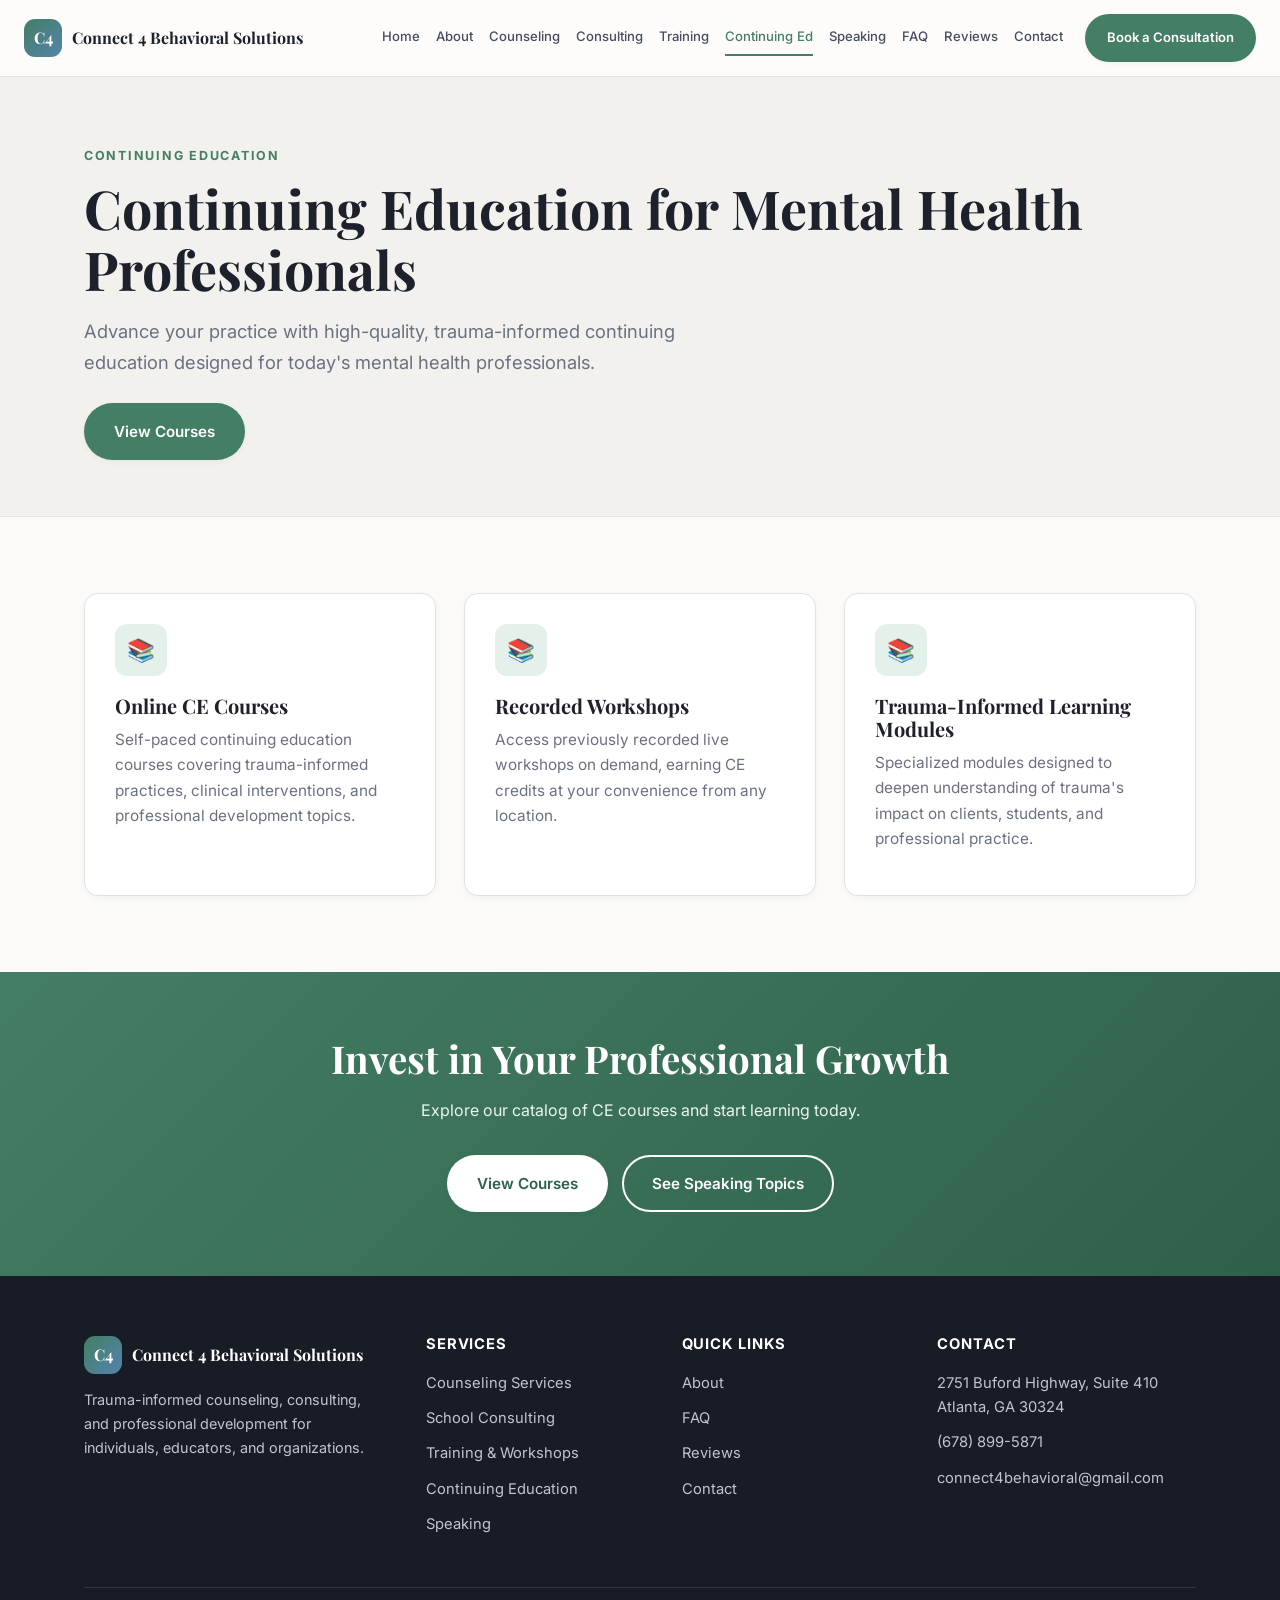
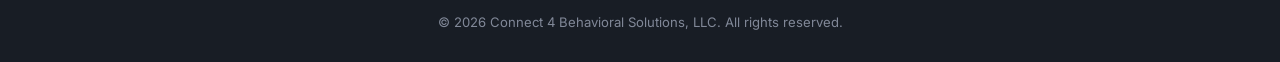
<file: continuing-education.html>
<!doctype html>
<html lang="en">
<head>
<meta charset="utf-8">
<meta name="viewport" content="width=device-width, initial-scale=1">
<title>Continuing Education | Connect 4 Behavioral Solutions</title>
<meta name="description" content="Online CE courses and recorded workshops on trauma-informed practices for mental health professionals.">
<link rel="preconnect" href="https://fonts.googleapis.com">
<link rel="preconnect" href="https://fonts.gstatic.com" crossorigin>
<link href="https://fonts.googleapis.com/css2?family=Playfair+Display:wght@600;700&family=Inter:wght@400;500;600;700&display=swap" rel="stylesheet">
<link rel="stylesheet" href="css/style.css">

</head>
<body>

<header class="site-header">
  <div class="container">
    <a href="index.html" class="brand">
      <span class="brand-mark">C4</span>
      <span>Connect 4 Behavioral Solutions</span>
    </a>
    <div class="nav-wrap">
      <nav class="main-nav">
        <a href="index.html">Home</a>
<a href="about.html">About</a>
<a href="counseling.html">Counseling</a>
<a href="consulting.html">Consulting</a>
<a href="training.html">Training</a>
<a href="continuing-education.html" class="active">Continuing Ed</a>
<a href="speaking.html">Speaking</a>
<a href="faq.html">FAQ</a>
<a href="reviews.html">Reviews</a>
<a href="contact.html">Contact</a>
      </nav>
      <div class="nav-cta">
        <a href="contact.html" class="btn btn-primary">Book a Consultation</a>
      </div>
      <button class="nav-toggle" aria-label="Toggle menu" onclick="document.getElementById('mobileNav').classList.toggle('open'); this.classList.toggle('is-active');">
        <span></span><span></span><span></span>
      </button>
    </div>
  </div>
  <nav id="mobileNav" class="mobile-nav">
    <a href="index.html">Home</a>
<a href="about.html">About</a>
<a href="counseling.html">Counseling</a>
<a href="consulting.html">Consulting</a>
<a href="training.html">Training</a>
<a href="continuing-education.html" class="active">Continuing Ed</a>
<a href="speaking.html">Speaking</a>
<a href="faq.html">FAQ</a>
<a href="reviews.html">Reviews</a>
<a href="contact.html">Contact</a>
    <a href="contact.html" class="mobile-nav-cta">Book a Consultation</a>
  </nav>
</header>


<section class="page-hero">
  <div class="container">
    <p class="eyebrow">Continuing Education</p>
    <h1>Continuing Education for Mental Health Professionals</h1>
    <p class="lead">Advance your practice with high-quality, trauma-informed continuing education designed for today's mental health professionals.</p>
    <a href="contact.html" class="btn btn-primary" style="margin-top:10px;">View Courses</a>
  </div>
</section>

<section class="section">
  <div class="container">
    <div class="grid grid-3">
      <div class="card"><div class="card-icon">&#x1F4DA;</div><h3>Online CE Courses</h3><p>Self-paced continuing education courses covering trauma-informed practices, clinical interventions, and professional development topics.</p></div>
<div class="card"><div class="card-icon">&#x1F4DA;</div><h3>Recorded Workshops</h3><p>Access previously recorded live workshops on demand, earning CE credits at your convenience from any location.</p></div>
<div class="card"><div class="card-icon">&#x1F4DA;</div><h3>Trauma-Informed Learning Modules</h3><p>Specialized modules designed to deepen understanding of trauma's impact on clients, students, and professional practice.</p></div>
    </div>
  </div>
</section>


<section class="section section--primary cta-band">
  <div class="container">
    <h2 style="max-width:720px;margin-left:auto;margin-right:auto;">Invest in Your Professional Growth</h2>
    <p style="max-width:600px;margin:0 auto 32px;color:hsl(153 40% 94%);">Explore our catalog of CE courses and start learning today.</p>
    <div class="btn-row">
      <a href="contact.html" class="btn btn-primary on-primary">View Courses</a>
      <a href="speaking.html" class="btn btn-outline on-primary">See Speaking Topics</a>
    </div>
  </div>
</section>



<footer class="site-footer">
  <div class="container">
    <div class="footer-grid">
      <div>
        <div class="brand"><span class="brand-mark">C4</span><span>Connect 4 Behavioral Solutions</span></div>
        <p class="tagline">Trauma-informed counseling, consulting, and professional development for individuals, educators, and organizations.</p>
      </div>
      <div>
        <h4>Services</h4>
        <ul>
          <li><a href="counseling.html">Counseling Services</a></li>
          <li><a href="consulting.html">School Consulting</a></li>
          <li><a href="training.html">Training &amp; Workshops</a></li>
          <li><a href="continuing-education.html">Continuing Education</a></li>
          <li><a href="speaking.html">Speaking</a></li>
        </ul>
      </div>
      <div>
        <h4>Quick Links</h4>
        <ul>
          <li><a href="about.html">About</a></li>
          <li><a href="faq.html">FAQ</a></li>
          <li><a href="reviews.html">Reviews</a></li>
          <li><a href="contact.html">Contact</a></li>
        </ul>
      </div>
      <div>
        <h4>Contact</h4>
        <ul>
          <li>2751 Buford Highway, Suite 410<br>Atlanta, GA 30324</li>
          <li><a href="tel:6788995871">(678) 899-5871</a></li>
          <li><a href="mailto:connect4behavioral@gmail.com">connect4behavioral@gmail.com</a></li>
        </ul>
      </div>
    </div>
    <div class="footer-bottom">&copy; 2026 Connect 4 Behavioral Solutions, LLC. All rights reserved.</div>
  </div>
</footer>

</body>
</html>
</file>
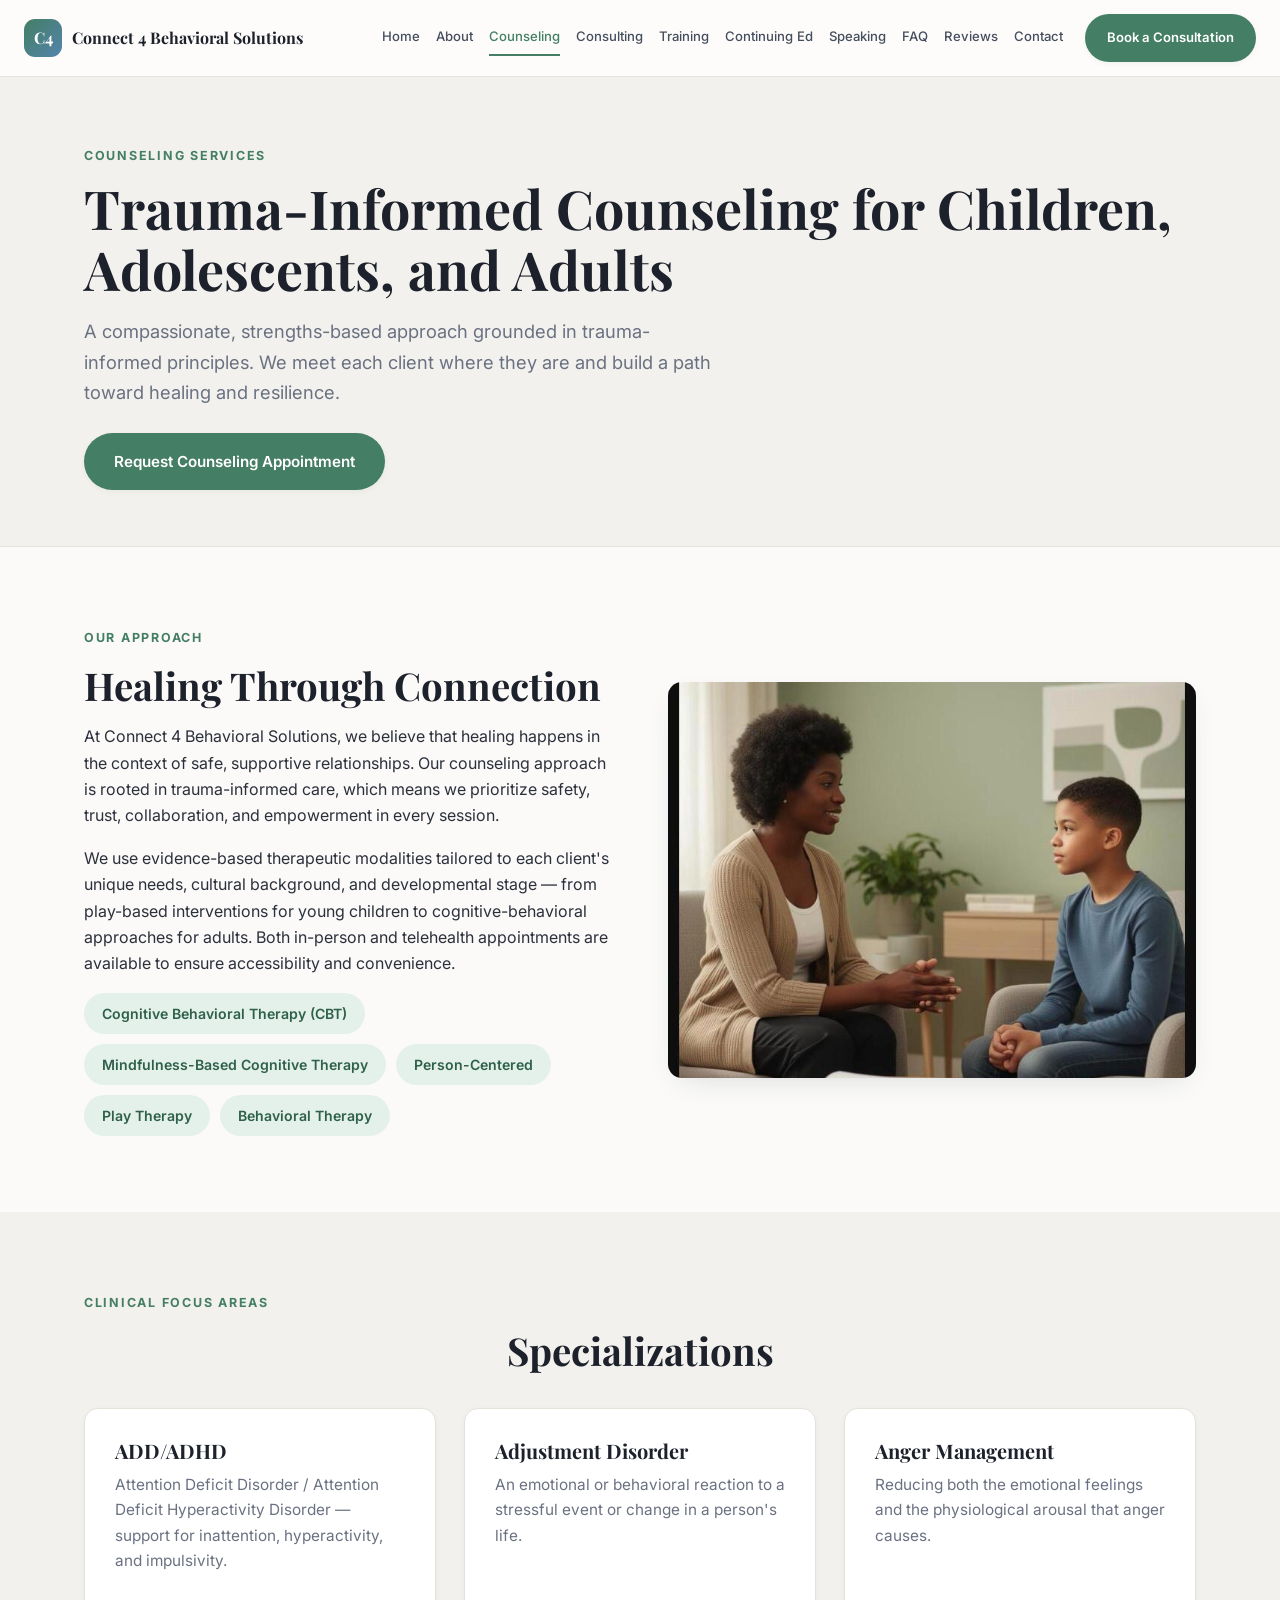
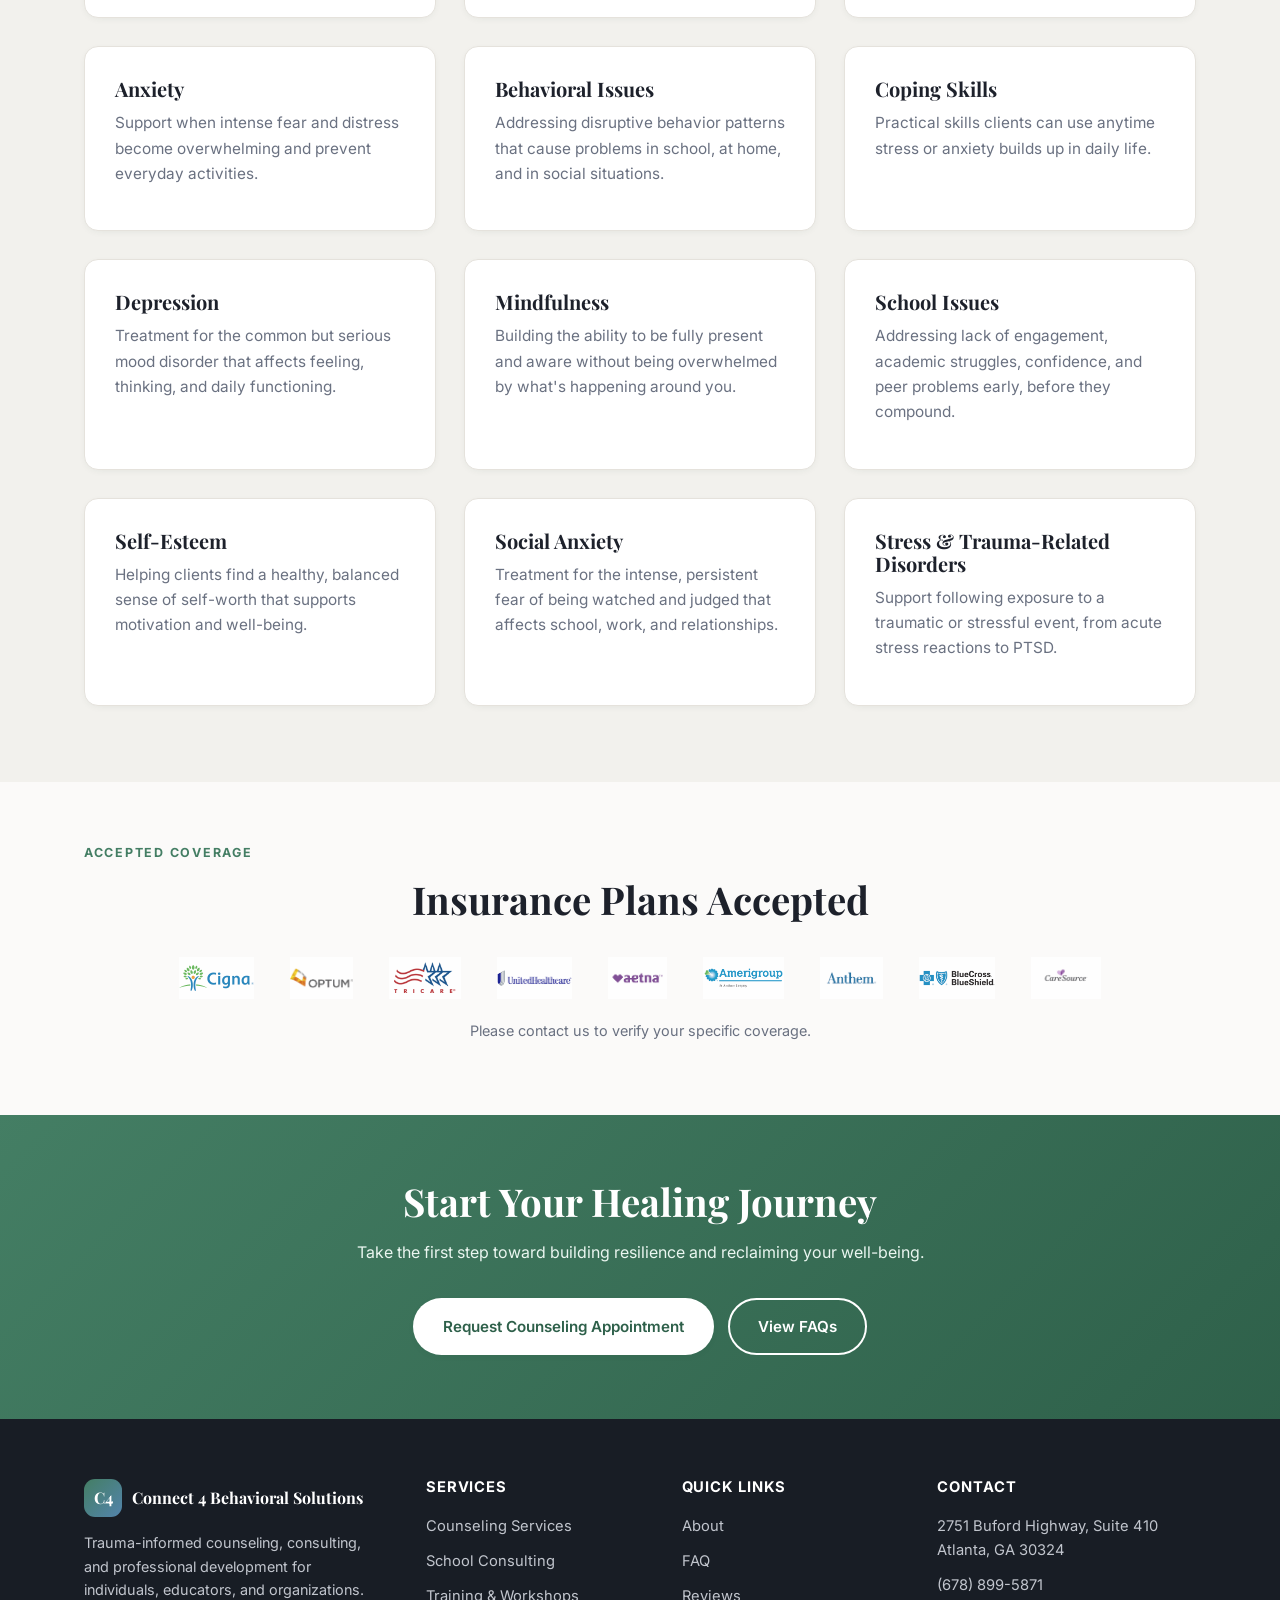
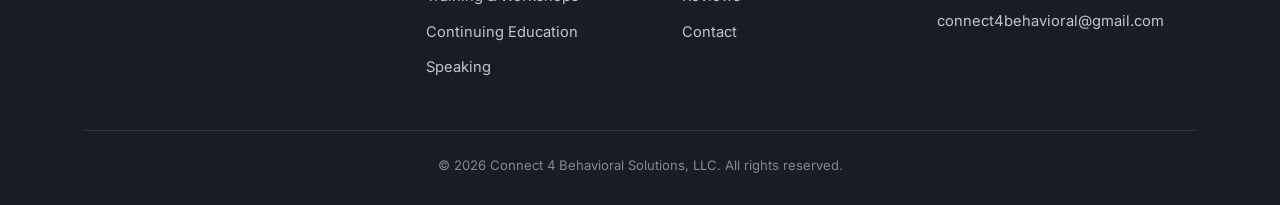
<file: counseling.html>
<!doctype html>
<html lang="en">
<head>
<meta charset="utf-8">
<meta name="viewport" content="width=device-width, initial-scale=1">
<title>Counseling Services | Connect 4 Behavioral Solutions</title>
<meta name="description" content="Trauma-informed individual counseling for children, adolescents, and adults in Atlanta, GA. In-person and telehealth available.">
<link rel="preconnect" href="https://fonts.googleapis.com">
<link rel="preconnect" href="https://fonts.gstatic.com" crossorigin>
<link href="https://fonts.googleapis.com/css2?family=Playfair+Display:wght@600;700&family=Inter:wght@400;500;600;700&display=swap" rel="stylesheet">
<link rel="stylesheet" href="css/style.css">

</head>
<body>

<header class="site-header">
  <div class="container">
    <a href="index.html" class="brand">
      <span class="brand-mark">C4</span>
      <span>Connect 4 Behavioral Solutions</span>
    </a>
    <div class="nav-wrap">
      <nav class="main-nav">
        <a href="index.html">Home</a>
<a href="about.html">About</a>
<a href="counseling.html" class="active">Counseling</a>
<a href="consulting.html">Consulting</a>
<a href="training.html">Training</a>
<a href="continuing-education.html">Continuing Ed</a>
<a href="speaking.html">Speaking</a>
<a href="faq.html">FAQ</a>
<a href="reviews.html">Reviews</a>
<a href="contact.html">Contact</a>
      </nav>
      <div class="nav-cta">
        <a href="contact.html" class="btn btn-primary">Book a Consultation</a>
      </div>
      <button class="nav-toggle" aria-label="Toggle menu" onclick="document.getElementById('mobileNav').classList.toggle('open'); this.classList.toggle('is-active');">
        <span></span><span></span><span></span>
      </button>
    </div>
  </div>
  <nav id="mobileNav" class="mobile-nav">
    <a href="index.html">Home</a>
<a href="about.html">About</a>
<a href="counseling.html" class="active">Counseling</a>
<a href="consulting.html">Consulting</a>
<a href="training.html">Training</a>
<a href="continuing-education.html">Continuing Ed</a>
<a href="speaking.html">Speaking</a>
<a href="faq.html">FAQ</a>
<a href="reviews.html">Reviews</a>
<a href="contact.html">Contact</a>
    <a href="contact.html" class="mobile-nav-cta">Book a Consultation</a>
  </nav>
</header>


<section class="page-hero">
  <div class="container">
    <p class="eyebrow">Counseling Services</p>
    <h1>Trauma-Informed Counseling for Children, Adolescents, and Adults</h1>
    <p class="lead">A compassionate, strengths-based approach grounded in trauma-informed principles. We meet each client where they are and build a path toward healing and resilience.</p>
    <a href="contact.html" class="btn btn-primary" style="margin-top:10px;">Request Counseling Appointment</a>
  </div>
</section>

<section class="section">
  <div class="container two-col">
    <div>
      <p class="eyebrow">Our Approach</p>
      <h2>Healing Through Connection</h2>
      <p>At Connect 4 Behavioral Solutions, we believe that healing happens in the context of safe, supportive relationships. Our counseling approach is rooted in trauma-informed care, which means we prioritize safety, trust, collaboration, and empowerment in every session.</p>
      <p>We use evidence-based therapeutic modalities tailored to each client's unique needs, cultural background, and developmental stage &mdash; from play-based interventions for young children to cognitive-behavioral approaches for adults. Both in-person and telehealth appointments are available to ensure accessibility and convenience.</p>
      <div class="pill-list">
        <span class="pill">Cognitive Behavioral Therapy (CBT)</span>
        <span class="pill">Mindfulness-Based Cognitive Therapy</span>
        <span class="pill">Person-Centered</span>
        <span class="pill">Play Therapy</span>
        <span class="pill">Behavioral Therapy</span>
      </div>
    </div>
    <img src="images/counseling-session.jpg" alt="Counseling session">
  </div>
</section>

<section class="section section--muted">
  <div class="container">
    <p class="eyebrow center">Clinical Focus Areas</p>
    <h2 class="center">Specializations</h2>
    <div class="grid grid-3" style="margin-top:36px;">
      <div class="card"><h3>ADD/ADHD</h3><p>Attention Deficit Disorder / Attention Deficit Hyperactivity Disorder &mdash; support for inattention, hyperactivity, and impulsivity.</p></div>
<div class="card"><h3>Adjustment Disorder</h3><p>An emotional or behavioral reaction to a stressful event or change in a person's life.</p></div>
<div class="card"><h3>Anger Management</h3><p>Reducing both the emotional feelings and the physiological arousal that anger causes.</p></div>
<div class="card"><h3>Anxiety</h3><p>Support when intense fear and distress become overwhelming and prevent everyday activities.</p></div>
<div class="card"><h3>Behavioral Issues</h3><p>Addressing disruptive behavior patterns that cause problems in school, at home, and in social situations.</p></div>
<div class="card"><h3>Coping Skills</h3><p>Practical skills clients can use anytime stress or anxiety builds up in daily life.</p></div>
<div class="card"><h3>Depression</h3><p>Treatment for the common but serious mood disorder that affects feeling, thinking, and daily functioning.</p></div>
<div class="card"><h3>Mindfulness</h3><p>Building the ability to be fully present and aware without being overwhelmed by what's happening around you.</p></div>
<div class="card"><h3>School Issues</h3><p>Addressing lack of engagement, academic struggles, confidence, and peer problems early, before they compound.</p></div>
<div class="card"><h3>Self-Esteem</h3><p>Helping clients find a healthy, balanced sense of self-worth that supports motivation and well-being.</p></div>
<div class="card"><h3>Social Anxiety</h3><p>Treatment for the intense, persistent fear of being watched and judged that affects school, work, and relationships.</p></div>
<div class="card"><h3>Stress &amp; Trauma-Related Disorders</h3><p>Support following exposure to a traumatic or stressful event, from acute stress reactions to PTSD.</p></div>
    </div>
  </div>
</section>


<section class="section section--tight">
  <div class="container">
    <p class="eyebrow center">Accepted Coverage</p>
    <h2 class="center">Insurance Plans Accepted</h2>
    <div class="insurance-strip" style="margin-top:36px;">
      <img src="images/ins-cigna.png" alt="Cigna">
      <img src="images/ins-optum.png" alt="Optum">
      <img src="images/ins-tricare.png" alt="Tricare East">
      <img src="images/ins-uhc.png" alt="United Healthcare">
      <img src="images/ins-aetna.png" alt="Aetna">
      <img src="images/ins-amerigroup.png" alt="Amerigroup">
      <img src="images/ins-anthem.png" alt="Anthem">
      <img src="images/ins-bcbs.png" alt="BlueCross BlueShield">
      <img src="images/ins-caresource.png" alt="CareSource">
    </div>
    <p class="center" style="margin-top:20px;color:var(--muted);font-size:0.9rem;">Please contact us to verify your specific coverage.</p>
  </div>
</section>


<section class="section section--primary cta-band">
  <div class="container">
    <h2 style="max-width:720px;margin-left:auto;margin-right:auto;">Start Your Healing Journey</h2>
    <p style="max-width:600px;margin:0 auto 32px;color:hsl(153 40% 94%);">Take the first step toward building resilience and reclaiming your well-being.</p>
    <div class="btn-row">
      <a href="contact.html" class="btn btn-primary on-primary">Request Counseling Appointment</a>
      <a href="faq.html" class="btn btn-outline on-primary">View FAQs</a>
    </div>
  </div>
</section>



<footer class="site-footer">
  <div class="container">
    <div class="footer-grid">
      <div>
        <div class="brand"><span class="brand-mark">C4</span><span>Connect 4 Behavioral Solutions</span></div>
        <p class="tagline">Trauma-informed counseling, consulting, and professional development for individuals, educators, and organizations.</p>
      </div>
      <div>
        <h4>Services</h4>
        <ul>
          <li><a href="counseling.html">Counseling Services</a></li>
          <li><a href="consulting.html">School Consulting</a></li>
          <li><a href="training.html">Training &amp; Workshops</a></li>
          <li><a href="continuing-education.html">Continuing Education</a></li>
          <li><a href="speaking.html">Speaking</a></li>
        </ul>
      </div>
      <div>
        <h4>Quick Links</h4>
        <ul>
          <li><a href="about.html">About</a></li>
          <li><a href="faq.html">FAQ</a></li>
          <li><a href="reviews.html">Reviews</a></li>
          <li><a href="contact.html">Contact</a></li>
        </ul>
      </div>
      <div>
        <h4>Contact</h4>
        <ul>
          <li>2751 Buford Highway, Suite 410<br>Atlanta, GA 30324</li>
          <li><a href="tel:6788995871">(678) 899-5871</a></li>
          <li><a href="mailto:connect4behavioral@gmail.com">connect4behavioral@gmail.com</a></li>
        </ul>
      </div>
    </div>
    <div class="footer-bottom">&copy; 2026 Connect 4 Behavioral Solutions, LLC. All rights reserved.</div>
  </div>
</footer>

</body>
</html>
</file>
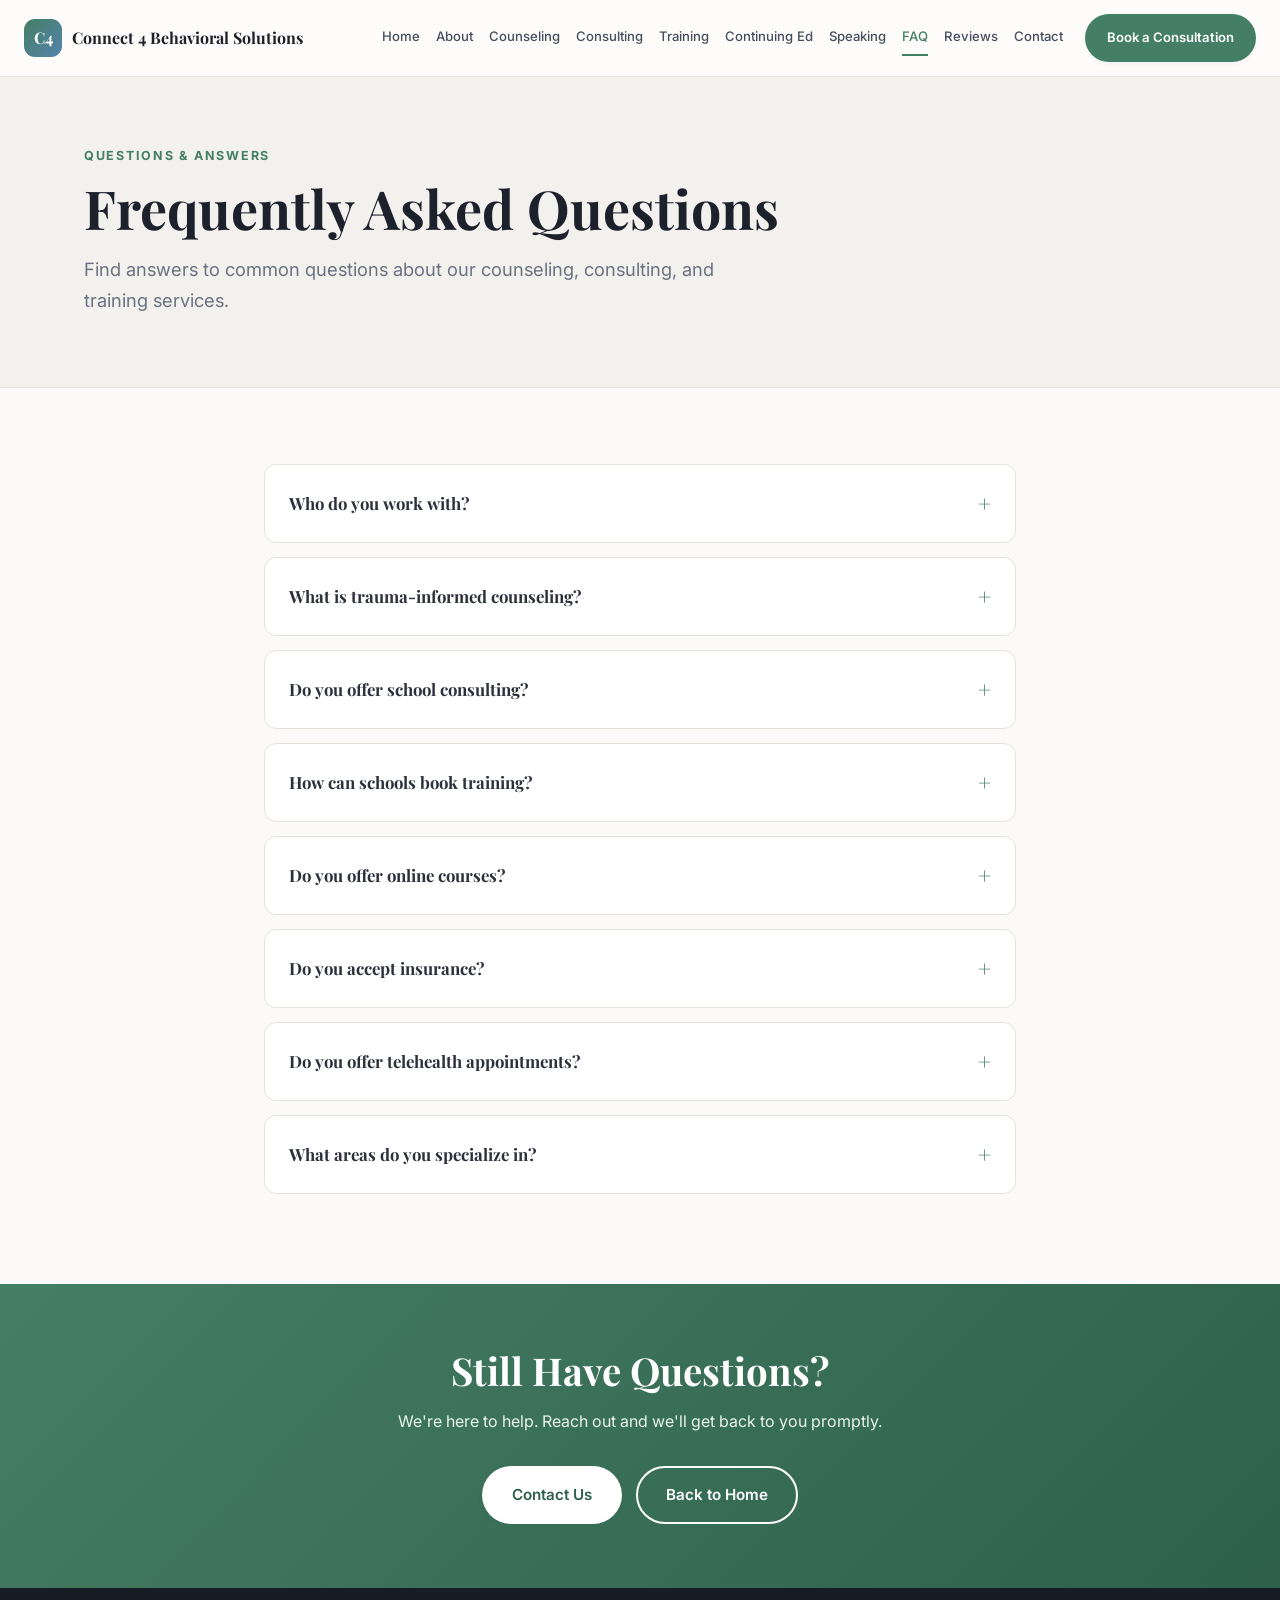
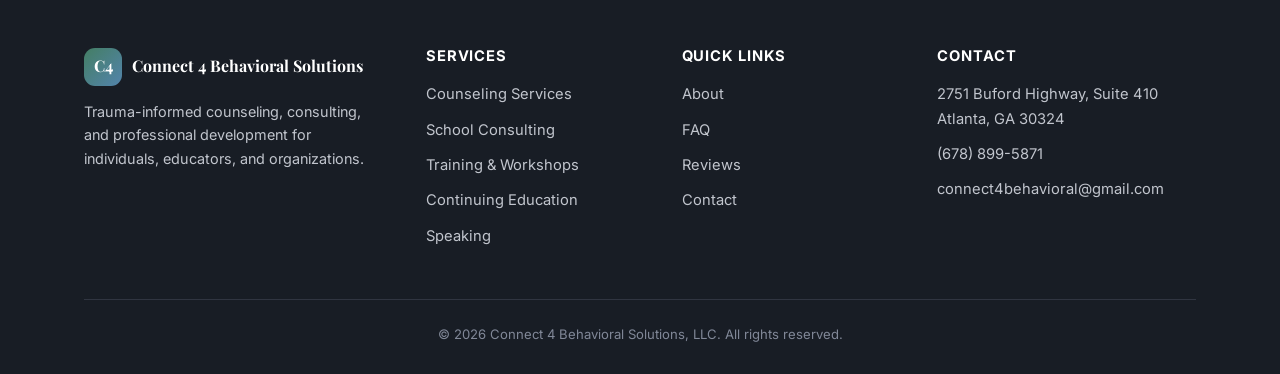
<file: faq.html>
<!doctype html>
<html lang="en">
<head>
<meta charset="utf-8">
<meta name="viewport" content="width=device-width, initial-scale=1">
<title>FAQ | Connect 4 Behavioral Solutions</title>
<meta name="description" content="Answers to common questions about counseling, consulting, and training services at Connect 4 Behavioral Solutions.">
<link rel="preconnect" href="https://fonts.googleapis.com">
<link rel="preconnect" href="https://fonts.gstatic.com" crossorigin>
<link href="https://fonts.googleapis.com/css2?family=Playfair+Display:wght@600;700&family=Inter:wght@400;500;600;700&display=swap" rel="stylesheet">
<link rel="stylesheet" href="css/style.css">

</head>
<body>

<header class="site-header">
  <div class="container">
    <a href="index.html" class="brand">
      <span class="brand-mark">C4</span>
      <span>Connect 4 Behavioral Solutions</span>
    </a>
    <div class="nav-wrap">
      <nav class="main-nav">
        <a href="index.html">Home</a>
<a href="about.html">About</a>
<a href="counseling.html">Counseling</a>
<a href="consulting.html">Consulting</a>
<a href="training.html">Training</a>
<a href="continuing-education.html">Continuing Ed</a>
<a href="speaking.html">Speaking</a>
<a href="faq.html" class="active">FAQ</a>
<a href="reviews.html">Reviews</a>
<a href="contact.html">Contact</a>
      </nav>
      <div class="nav-cta">
        <a href="contact.html" class="btn btn-primary">Book a Consultation</a>
      </div>
      <button class="nav-toggle" aria-label="Toggle menu" onclick="document.getElementById('mobileNav').classList.toggle('open'); this.classList.toggle('is-active');">
        <span></span><span></span><span></span>
      </button>
    </div>
  </div>
  <nav id="mobileNav" class="mobile-nav">
    <a href="index.html">Home</a>
<a href="about.html">About</a>
<a href="counseling.html">Counseling</a>
<a href="consulting.html">Consulting</a>
<a href="training.html">Training</a>
<a href="continuing-education.html">Continuing Ed</a>
<a href="speaking.html">Speaking</a>
<a href="faq.html" class="active">FAQ</a>
<a href="reviews.html">Reviews</a>
<a href="contact.html">Contact</a>
    <a href="contact.html" class="mobile-nav-cta">Book a Consultation</a>
  </nav>
</header>


<section class="page-hero">
  <div class="container">
    <p class="eyebrow">Questions &amp; Answers</p>
    <h1>Frequently Asked Questions</h1>
    <p class="lead">Find answers to common questions about our counseling, consulting, and training services.</p>
  </div>
</section>

<section class="section">
  <div class="container" style="max-width:800px;">
    <details class="faq-item"><summary>Who do you work with?</summary><div class="faq-answer"><p>We work with children, adolescents, adults, educators, schools, and organizations. Our counseling services are available for individuals of all ages, and our consulting and training services are designed for schools, districts, and helping professionals.</p></div></details>
<details class="faq-item"><summary>What is trauma-informed counseling?</summary><div class="faq-answer"><p>Trauma-informed counseling is an approach that recognizes the widespread impact of trauma and integrates knowledge about trauma into all aspects of service delivery. It emphasizes safety, trust, collaboration, choice, and empowerment, and seeks to actively avoid re-traumatization.</p></div></details>
<details class="faq-item"><summary>Do you offer school consulting?</summary><div class="faq-answer"><p>Yes. We partner with schools and school districts to implement trauma-informed frameworks, build mental health support systems, design staff wellness programs, and provide targeted support for trauma-exposed student populations.</p></div></details>
<details class="faq-item"><summary>How can schools book training?</summary><div class="faq-answer"><p>Schools and organizations can request training by completing our contact form or calling our office directly. We offer customized workshops and professional development sessions tailored to your team's specific needs.</p></div></details>
<details class="faq-item"><summary>Do you offer online courses?</summary><div class="faq-answer"><p>Yes. We offer online continuing education courses and recorded workshops for mental health professionals. These self-paced learning opportunities cover trauma-informed practices, clinical interventions, and professional development topics.</p></div></details>
<details class="faq-item"><summary>Do you accept insurance?</summary><div class="faq-answer"><p>Yes. We accept several major insurance plans including CareSource, BlueCross BlueShield, Anthem, Amerigroup, Aetna, United Healthcare, Tricare, Optum, and Cigna. Please contact us to verify your specific coverage.</p></div></details>
<details class="faq-item"><summary>Do you offer telehealth appointments?</summary><div class="faq-answer"><p>Yes. We offer both in-person and virtual (telehealth) appointments for counseling services, providing flexibility and accessibility for our clients.</p></div></details>
<details class="faq-item"><summary>What areas do you specialize in?</summary><div class="faq-answer"><p>Our clinical specializations include ADHD, anxiety, depression, trauma and PTSD, behavioral concerns, coping skills, anger management, adjustment disorders, mindfulness, school issues, self-esteem, social anxiety, and stress-related disorders.</p></div></details>
  </div>
</section>


<section class="section section--primary cta-band">
  <div class="container">
    <h2 style="max-width:720px;margin-left:auto;margin-right:auto;">Still Have Questions?</h2>
    <p style="max-width:600px;margin:0 auto 32px;color:hsl(153 40% 94%);">We're here to help. Reach out and we'll get back to you promptly.</p>
    <div class="btn-row">
      <a href="contact.html" class="btn btn-primary on-primary">Contact Us</a>
      <a href="index.html" class="btn btn-outline on-primary">Back to Home</a>
    </div>
  </div>
</section>



<footer class="site-footer">
  <div class="container">
    <div class="footer-grid">
      <div>
        <div class="brand"><span class="brand-mark">C4</span><span>Connect 4 Behavioral Solutions</span></div>
        <p class="tagline">Trauma-informed counseling, consulting, and professional development for individuals, educators, and organizations.</p>
      </div>
      <div>
        <h4>Services</h4>
        <ul>
          <li><a href="counseling.html">Counseling Services</a></li>
          <li><a href="consulting.html">School Consulting</a></li>
          <li><a href="training.html">Training &amp; Workshops</a></li>
          <li><a href="continuing-education.html">Continuing Education</a></li>
          <li><a href="speaking.html">Speaking</a></li>
        </ul>
      </div>
      <div>
        <h4>Quick Links</h4>
        <ul>
          <li><a href="about.html">About</a></li>
          <li><a href="faq.html">FAQ</a></li>
          <li><a href="reviews.html">Reviews</a></li>
          <li><a href="contact.html">Contact</a></li>
        </ul>
      </div>
      <div>
        <h4>Contact</h4>
        <ul>
          <li>2751 Buford Highway, Suite 410<br>Atlanta, GA 30324</li>
          <li><a href="tel:6788995871">(678) 899-5871</a></li>
          <li><a href="mailto:connect4behavioral@gmail.com">connect4behavioral@gmail.com</a></li>
        </ul>
      </div>
    </div>
    <div class="footer-bottom">&copy; 2026 Connect 4 Behavioral Solutions, LLC. All rights reserved.</div>
  </div>
</footer>

</body>
</html>
</file>
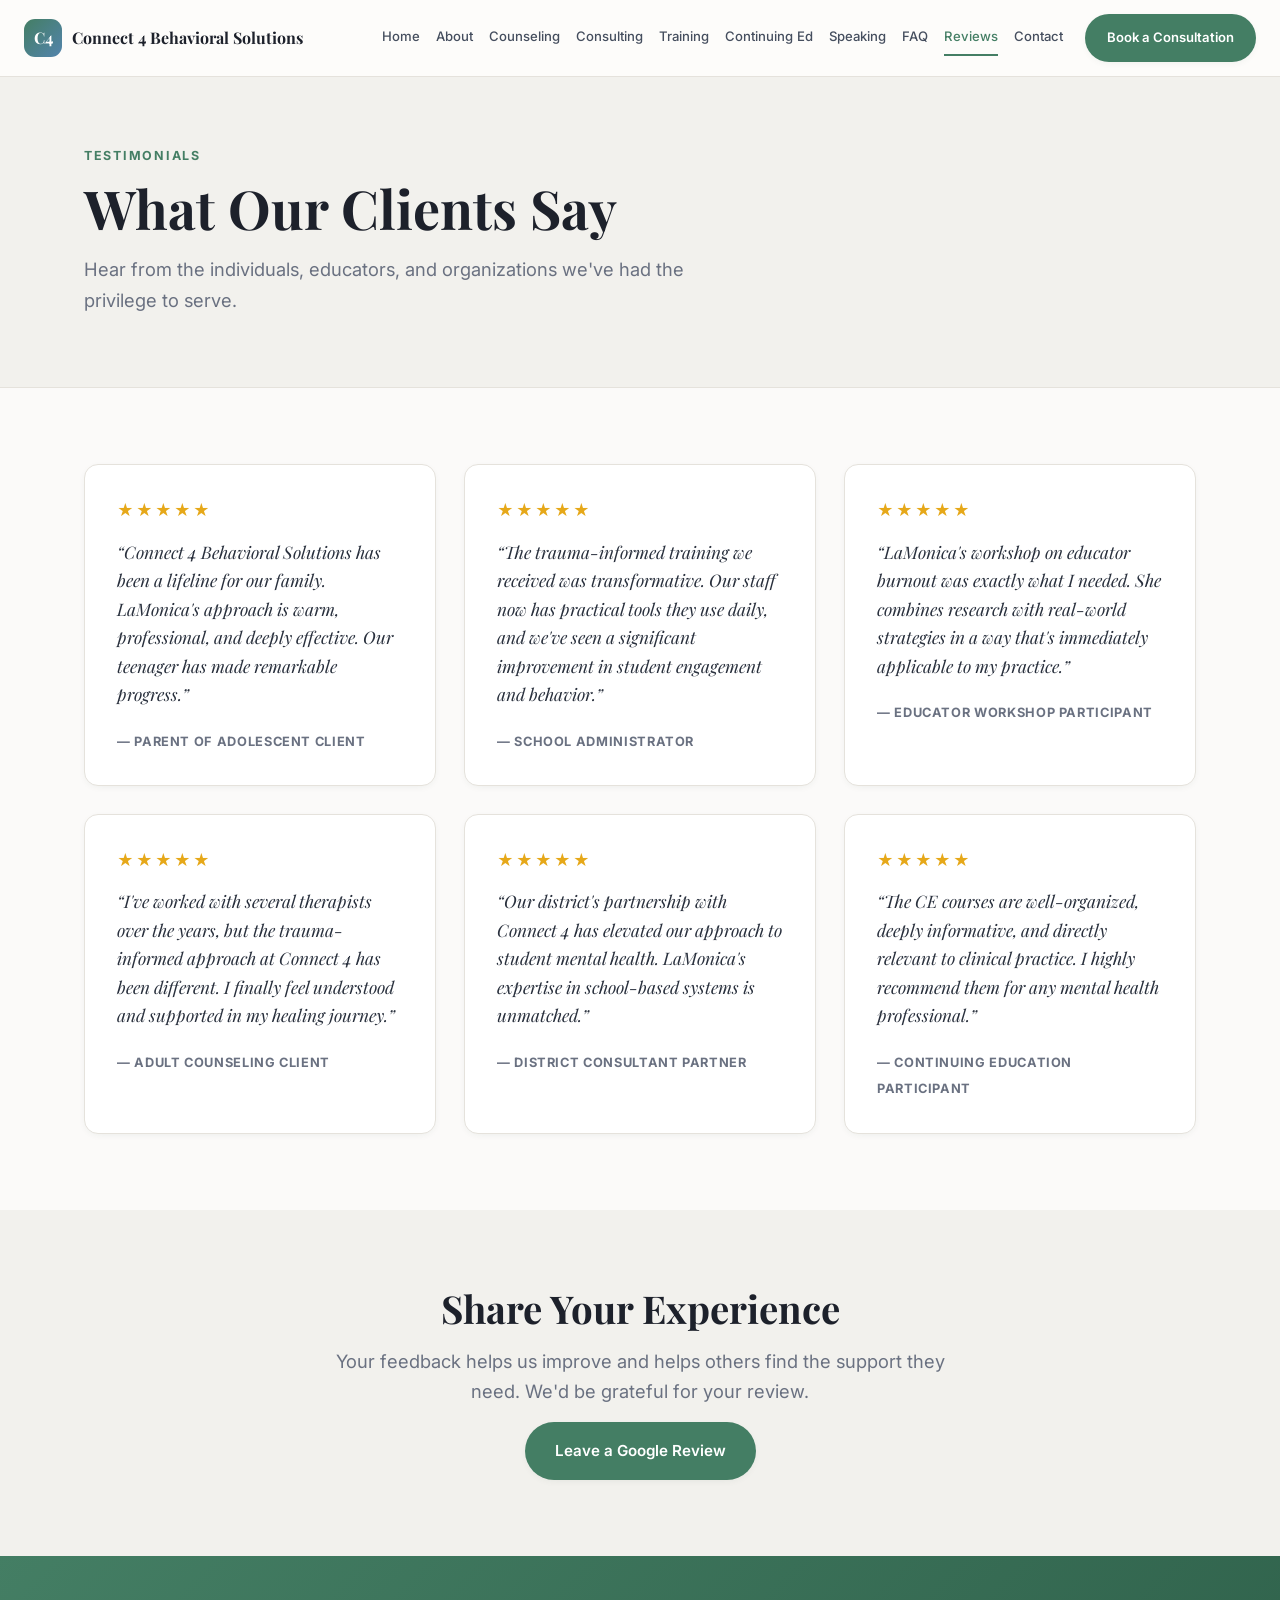
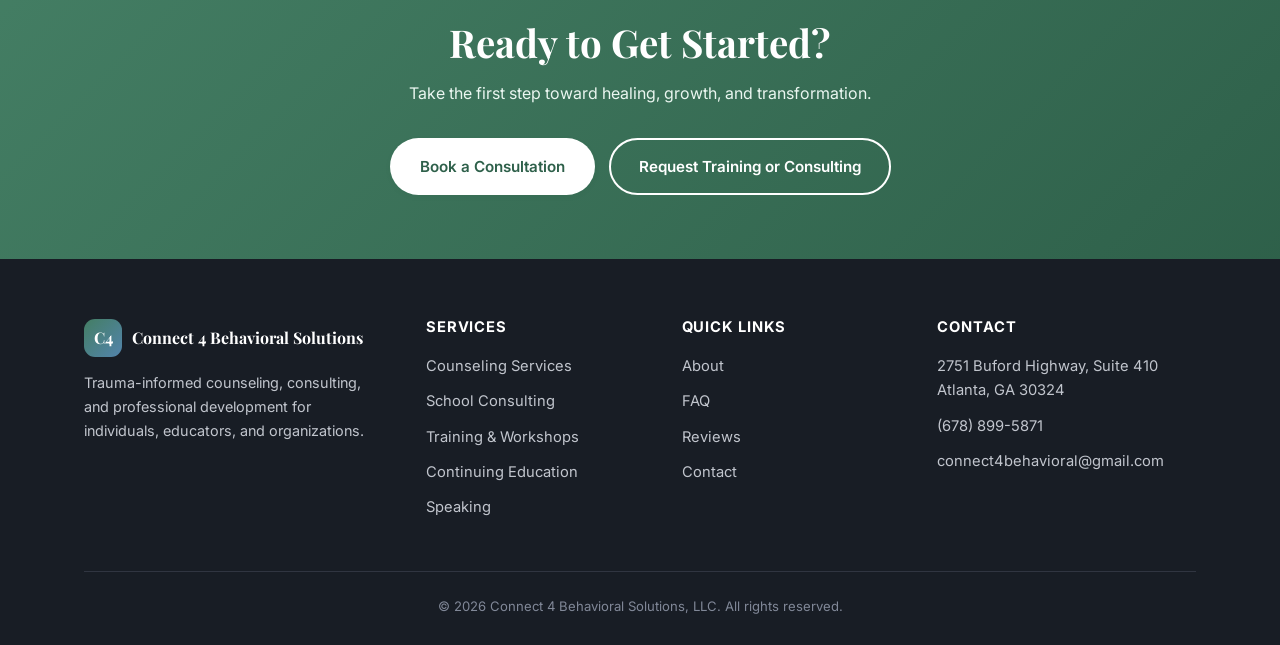
<file: reviews.html>
<!doctype html>
<html lang="en">
<head>
<meta charset="utf-8">
<meta name="viewport" content="width=device-width, initial-scale=1">
<title>Reviews | Connect 4 Behavioral Solutions</title>
<meta name="description" content="Testimonials from clients, educators, and organizations served by Connect 4 Behavioral Solutions.">
<link rel="preconnect" href="https://fonts.googleapis.com">
<link rel="preconnect" href="https://fonts.gstatic.com" crossorigin>
<link href="https://fonts.googleapis.com/css2?family=Playfair+Display:wght@600;700&family=Inter:wght@400;500;600;700&display=swap" rel="stylesheet">
<link rel="stylesheet" href="css/style.css">

</head>
<body>

<header class="site-header">
  <div class="container">
    <a href="index.html" class="brand">
      <span class="brand-mark">C4</span>
      <span>Connect 4 Behavioral Solutions</span>
    </a>
    <div class="nav-wrap">
      <nav class="main-nav">
        <a href="index.html">Home</a>
<a href="about.html">About</a>
<a href="counseling.html">Counseling</a>
<a href="consulting.html">Consulting</a>
<a href="training.html">Training</a>
<a href="continuing-education.html">Continuing Ed</a>
<a href="speaking.html">Speaking</a>
<a href="faq.html">FAQ</a>
<a href="reviews.html" class="active">Reviews</a>
<a href="contact.html">Contact</a>
      </nav>
      <div class="nav-cta">
        <a href="contact.html" class="btn btn-primary">Book a Consultation</a>
      </div>
      <button class="nav-toggle" aria-label="Toggle menu" onclick="document.getElementById('mobileNav').classList.toggle('open'); this.classList.toggle('is-active');">
        <span></span><span></span><span></span>
      </button>
    </div>
  </div>
  <nav id="mobileNav" class="mobile-nav">
    <a href="index.html">Home</a>
<a href="about.html">About</a>
<a href="counseling.html">Counseling</a>
<a href="consulting.html">Consulting</a>
<a href="training.html">Training</a>
<a href="continuing-education.html">Continuing Ed</a>
<a href="speaking.html">Speaking</a>
<a href="faq.html">FAQ</a>
<a href="reviews.html" class="active">Reviews</a>
<a href="contact.html">Contact</a>
    <a href="contact.html" class="mobile-nav-cta">Book a Consultation</a>
  </nav>
</header>


<section class="page-hero">
  <div class="container">
    <p class="eyebrow">Testimonials</p>
    <h1>What Our Clients Say</h1>
    <p class="lead">Hear from the individuals, educators, and organizations we've had the privilege to serve.</p>
  </div>
</section>

<section class="section">
  <div class="container">
    <div class="grid grid-3">
      
    <div class="testimonial-card">
      <div class="stars">&#9733;&#9733;&#9733;&#9733;&#9733;</div>
      <p class="quote">&ldquo;Connect 4 Behavioral Solutions has been a lifeline for our family. LaMonica's approach is warm, professional, and deeply effective. Our teenager has made remarkable progress.&rdquo;</p>
      <cite>&mdash; Parent of Adolescent Client</cite>
    </div>

    <div class="testimonial-card">
      <div class="stars">&#9733;&#9733;&#9733;&#9733;&#9733;</div>
      <p class="quote">&ldquo;The trauma-informed training we received was transformative. Our staff now has practical tools they use daily, and we've seen a significant improvement in student engagement and behavior.&rdquo;</p>
      <cite>&mdash; School Administrator</cite>
    </div>

    <div class="testimonial-card">
      <div class="stars">&#9733;&#9733;&#9733;&#9733;&#9733;</div>
      <p class="quote">&ldquo;LaMonica's workshop on educator burnout was exactly what I needed. She combines research with real-world strategies in a way that's immediately applicable to my practice.&rdquo;</p>
      <cite>&mdash; Educator Workshop Participant</cite>
    </div>

    <div class="testimonial-card">
      <div class="stars">&#9733;&#9733;&#9733;&#9733;&#9733;</div>
      <p class="quote">&ldquo;I've worked with several therapists over the years, but the trauma-informed approach at Connect 4 has been different. I finally feel understood and supported in my healing journey.&rdquo;</p>
      <cite>&mdash; Adult Counseling Client</cite>
    </div>

    <div class="testimonial-card">
      <div class="stars">&#9733;&#9733;&#9733;&#9733;&#9733;</div>
      <p class="quote">&ldquo;Our district's partnership with Connect 4 has elevated our approach to student mental health. LaMonica's expertise in school-based systems is unmatched.&rdquo;</p>
      <cite>&mdash; District Consultant Partner</cite>
    </div>

    <div class="testimonial-card">
      <div class="stars">&#9733;&#9733;&#9733;&#9733;&#9733;</div>
      <p class="quote">&ldquo;The CE courses are well-organized, deeply informative, and directly relevant to clinical practice. I highly recommend them for any mental health professional.&rdquo;</p>
      <cite>&mdash; Continuing Education Participant</cite>
    </div>
    </div>
  </div>
</section>

<section class="section section--muted">
  <div class="container center">
    <h2>Share Your Experience</h2>
    <p class="lead center">Your feedback helps us improve and helps others find the support they need. We'd be grateful for your review.</p>
    <a href="https://www.google.com/search?q=Connect+4+Behavioral+Solutions+Atlanta+reviews" class="btn btn-primary" target="_blank" rel="noopener">Leave a Google Review</a>
  </div>
</section>


<section class="section section--primary cta-band">
  <div class="container">
    <h2 style="max-width:720px;margin-left:auto;margin-right:auto;">Ready to Get Started?</h2>
    <p style="max-width:600px;margin:0 auto 32px;color:hsl(153 40% 94%);">Take the first step toward healing, growth, and transformation.</p>
    <div class="btn-row">
      <a href="contact.html" class="btn btn-primary on-primary">Book a Consultation</a>
      <a href="contact.html" class="btn btn-outline on-primary">Request Training or Consulting</a>
    </div>
  </div>
</section>



<footer class="site-footer">
  <div class="container">
    <div class="footer-grid">
      <div>
        <div class="brand"><span class="brand-mark">C4</span><span>Connect 4 Behavioral Solutions</span></div>
        <p class="tagline">Trauma-informed counseling, consulting, and professional development for individuals, educators, and organizations.</p>
      </div>
      <div>
        <h4>Services</h4>
        <ul>
          <li><a href="counseling.html">Counseling Services</a></li>
          <li><a href="consulting.html">School Consulting</a></li>
          <li><a href="training.html">Training &amp; Workshops</a></li>
          <li><a href="continuing-education.html">Continuing Education</a></li>
          <li><a href="speaking.html">Speaking</a></li>
        </ul>
      </div>
      <div>
        <h4>Quick Links</h4>
        <ul>
          <li><a href="about.html">About</a></li>
          <li><a href="faq.html">FAQ</a></li>
          <li><a href="reviews.html">Reviews</a></li>
          <li><a href="contact.html">Contact</a></li>
        </ul>
      </div>
      <div>
        <h4>Contact</h4>
        <ul>
          <li>2751 Buford Highway, Suite 410<br>Atlanta, GA 30324</li>
          <li><a href="tel:6788995871">(678) 899-5871</a></li>
          <li><a href="mailto:connect4behavioral@gmail.com">connect4behavioral@gmail.com</a></li>
        </ul>
      </div>
    </div>
    <div class="footer-bottom">&copy; 2026 Connect 4 Behavioral Solutions, LLC. All rights reserved.</div>
  </div>
</footer>

</body>
</html>
</file>
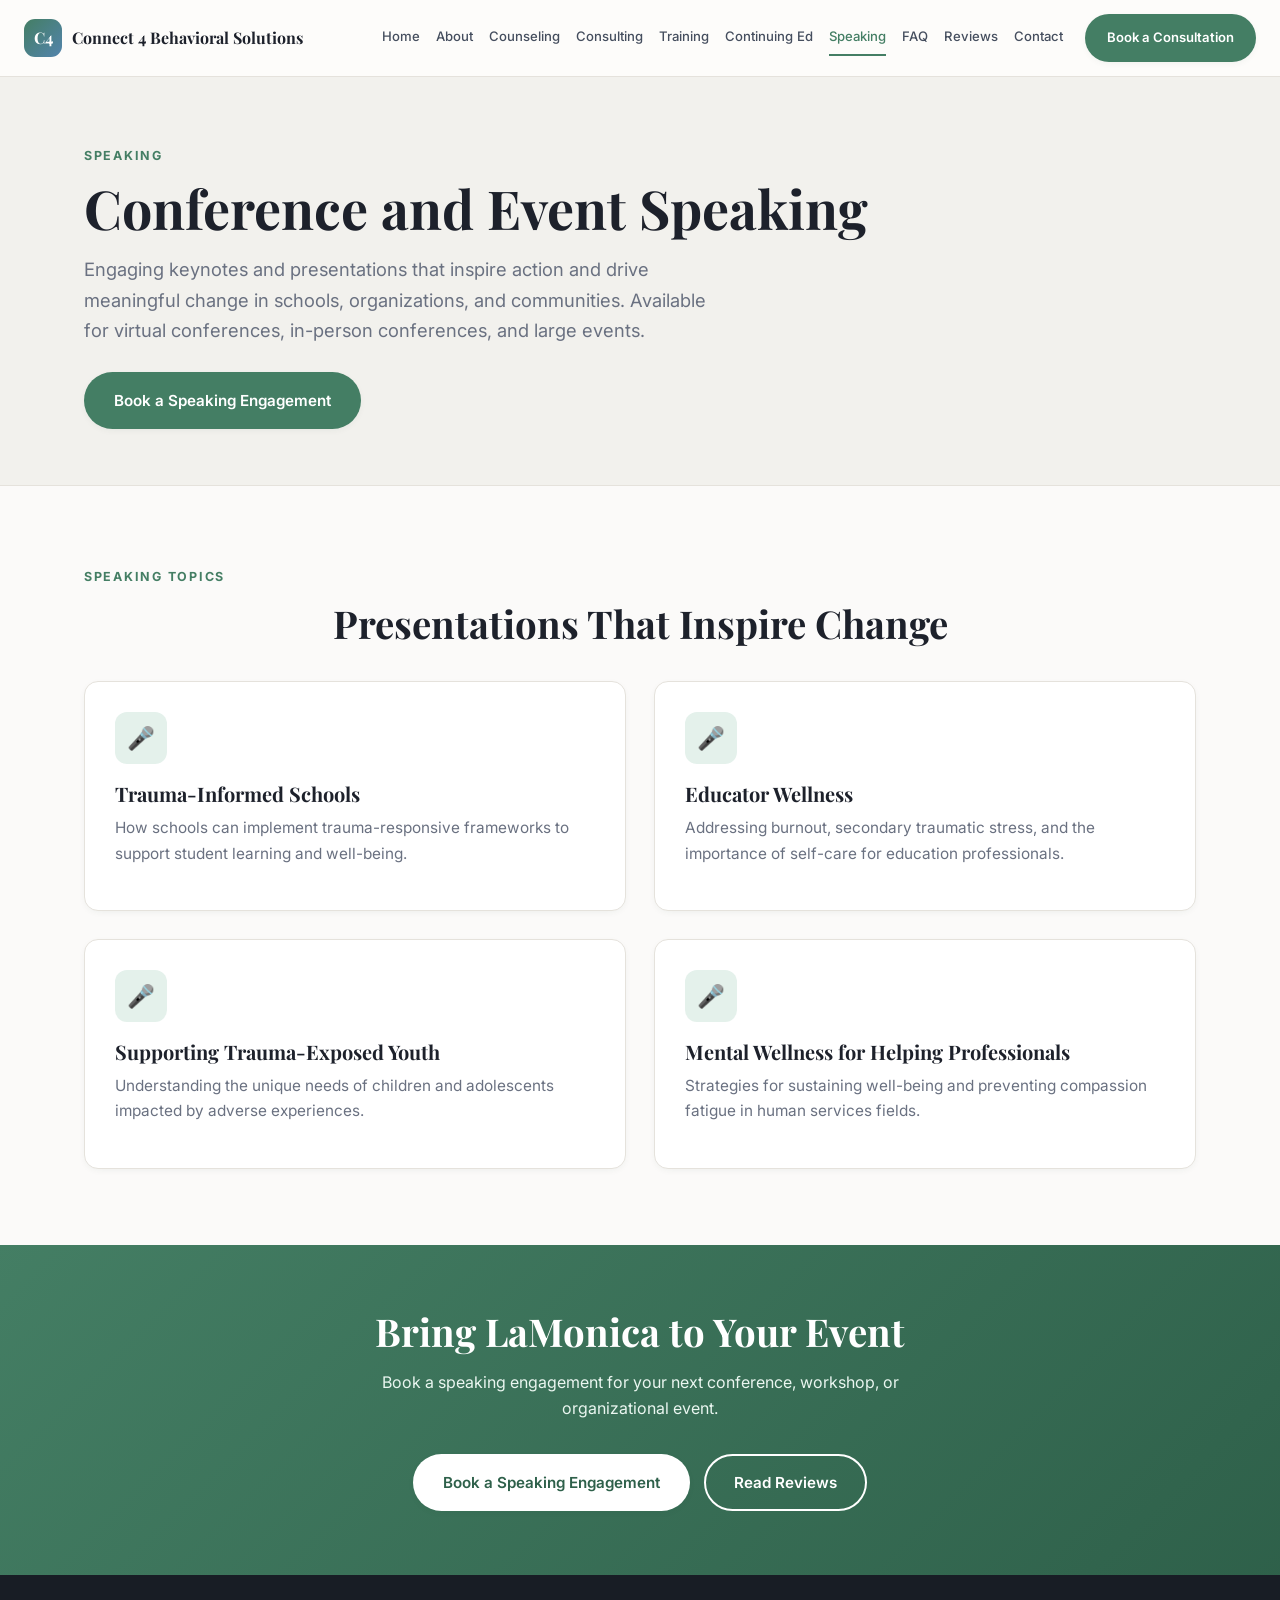
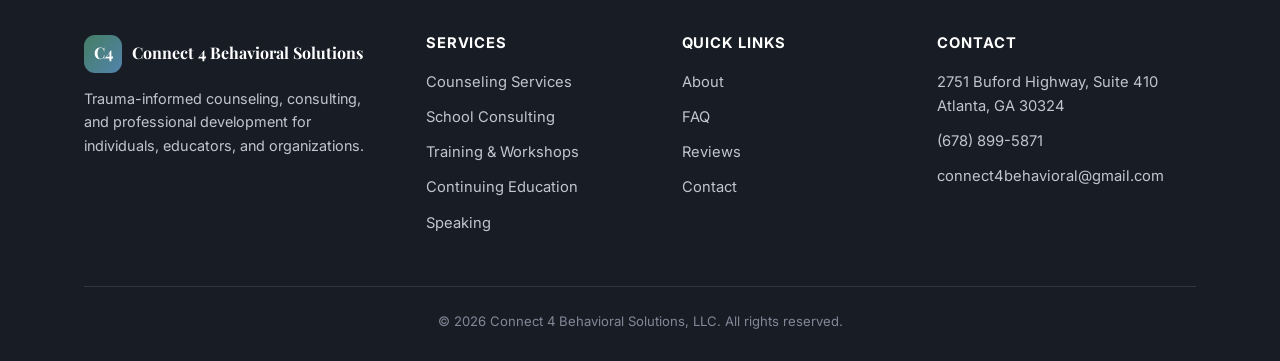
<file: speaking.html>
<!doctype html>
<html lang="en">
<head>
<meta charset="utf-8">
<meta name="viewport" content="width=device-width, initial-scale=1">
<title>Speaking | Connect 4 Behavioral Solutions</title>
<meta name="description" content="Keynote presentations and conference speaking on trauma, educator wellness, and mental health.">
<link rel="preconnect" href="https://fonts.googleapis.com">
<link rel="preconnect" href="https://fonts.gstatic.com" crossorigin>
<link href="https://fonts.googleapis.com/css2?family=Playfair+Display:wght@600;700&family=Inter:wght@400;500;600;700&display=swap" rel="stylesheet">
<link rel="stylesheet" href="css/style.css">

</head>
<body>

<header class="site-header">
  <div class="container">
    <a href="index.html" class="brand">
      <span class="brand-mark">C4</span>
      <span>Connect 4 Behavioral Solutions</span>
    </a>
    <div class="nav-wrap">
      <nav class="main-nav">
        <a href="index.html">Home</a>
<a href="about.html">About</a>
<a href="counseling.html">Counseling</a>
<a href="consulting.html">Consulting</a>
<a href="training.html">Training</a>
<a href="continuing-education.html">Continuing Ed</a>
<a href="speaking.html" class="active">Speaking</a>
<a href="faq.html">FAQ</a>
<a href="reviews.html">Reviews</a>
<a href="contact.html">Contact</a>
      </nav>
      <div class="nav-cta">
        <a href="contact.html" class="btn btn-primary">Book a Consultation</a>
      </div>
      <button class="nav-toggle" aria-label="Toggle menu" onclick="document.getElementById('mobileNav').classList.toggle('open'); this.classList.toggle('is-active');">
        <span></span><span></span><span></span>
      </button>
    </div>
  </div>
  <nav id="mobileNav" class="mobile-nav">
    <a href="index.html">Home</a>
<a href="about.html">About</a>
<a href="counseling.html">Counseling</a>
<a href="consulting.html">Consulting</a>
<a href="training.html">Training</a>
<a href="continuing-education.html">Continuing Ed</a>
<a href="speaking.html" class="active">Speaking</a>
<a href="faq.html">FAQ</a>
<a href="reviews.html">Reviews</a>
<a href="contact.html">Contact</a>
    <a href="contact.html" class="mobile-nav-cta">Book a Consultation</a>
  </nav>
</header>


<section class="page-hero">
  <div class="container">
    <p class="eyebrow">Speaking</p>
    <h1>Conference and Event Speaking</h1>
    <p class="lead">Engaging keynotes and presentations that inspire action and drive meaningful change in schools, organizations, and communities. Available for virtual conferences, in-person conferences, and large events.</p>
    <a href="contact.html" class="btn btn-primary" style="margin-top:10px;">Book a Speaking Engagement</a>
  </div>
</section>

<section class="section">
  <div class="container">
    <p class="eyebrow center">Speaking Topics</p>
    <h2 class="center">Presentations That Inspire Change</h2>
    <div class="grid grid-2" style="margin-top:36px;">
      <div class="card"><div class="card-icon">&#x1F3A4;</div><h3>Trauma-Informed Schools</h3><p>How schools can implement trauma-responsive frameworks to support student learning and well-being.</p></div>
<div class="card"><div class="card-icon">&#x1F3A4;</div><h3>Educator Wellness</h3><p>Addressing burnout, secondary traumatic stress, and the importance of self-care for education professionals.</p></div>
<div class="card"><div class="card-icon">&#x1F3A4;</div><h3>Supporting Trauma-Exposed Youth</h3><p>Understanding the unique needs of children and adolescents impacted by adverse experiences.</p></div>
<div class="card"><div class="card-icon">&#x1F3A4;</div><h3>Mental Wellness for Helping Professionals</h3><p>Strategies for sustaining well-being and preventing compassion fatigue in human services fields.</p></div>
    </div>
  </div>
</section>


<section class="section section--primary cta-band">
  <div class="container">
    <h2 style="max-width:720px;margin-left:auto;margin-right:auto;">Bring LaMonica to Your Event</h2>
    <p style="max-width:600px;margin:0 auto 32px;color:hsl(153 40% 94%);">Book a speaking engagement for your next conference, workshop, or organizational event.</p>
    <div class="btn-row">
      <a href="contact.html" class="btn btn-primary on-primary">Book a Speaking Engagement</a>
      <a href="reviews.html" class="btn btn-outline on-primary">Read Reviews</a>
    </div>
  </div>
</section>



<footer class="site-footer">
  <div class="container">
    <div class="footer-grid">
      <div>
        <div class="brand"><span class="brand-mark">C4</span><span>Connect 4 Behavioral Solutions</span></div>
        <p class="tagline">Trauma-informed counseling, consulting, and professional development for individuals, educators, and organizations.</p>
      </div>
      <div>
        <h4>Services</h4>
        <ul>
          <li><a href="counseling.html">Counseling Services</a></li>
          <li><a href="consulting.html">School Consulting</a></li>
          <li><a href="training.html">Training &amp; Workshops</a></li>
          <li><a href="continuing-education.html">Continuing Education</a></li>
          <li><a href="speaking.html">Speaking</a></li>
        </ul>
      </div>
      <div>
        <h4>Quick Links</h4>
        <ul>
          <li><a href="about.html">About</a></li>
          <li><a href="faq.html">FAQ</a></li>
          <li><a href="reviews.html">Reviews</a></li>
          <li><a href="contact.html">Contact</a></li>
        </ul>
      </div>
      <div>
        <h4>Contact</h4>
        <ul>
          <li>2751 Buford Highway, Suite 410<br>Atlanta, GA 30324</li>
          <li><a href="tel:6788995871">(678) 899-5871</a></li>
          <li><a href="mailto:connect4behavioral@gmail.com">connect4behavioral@gmail.com</a></li>
        </ul>
      </div>
    </div>
    <div class="footer-bottom">&copy; 2026 Connect 4 Behavioral Solutions, LLC. All rights reserved.</div>
  </div>
</footer>

</body>
</html>
</file>
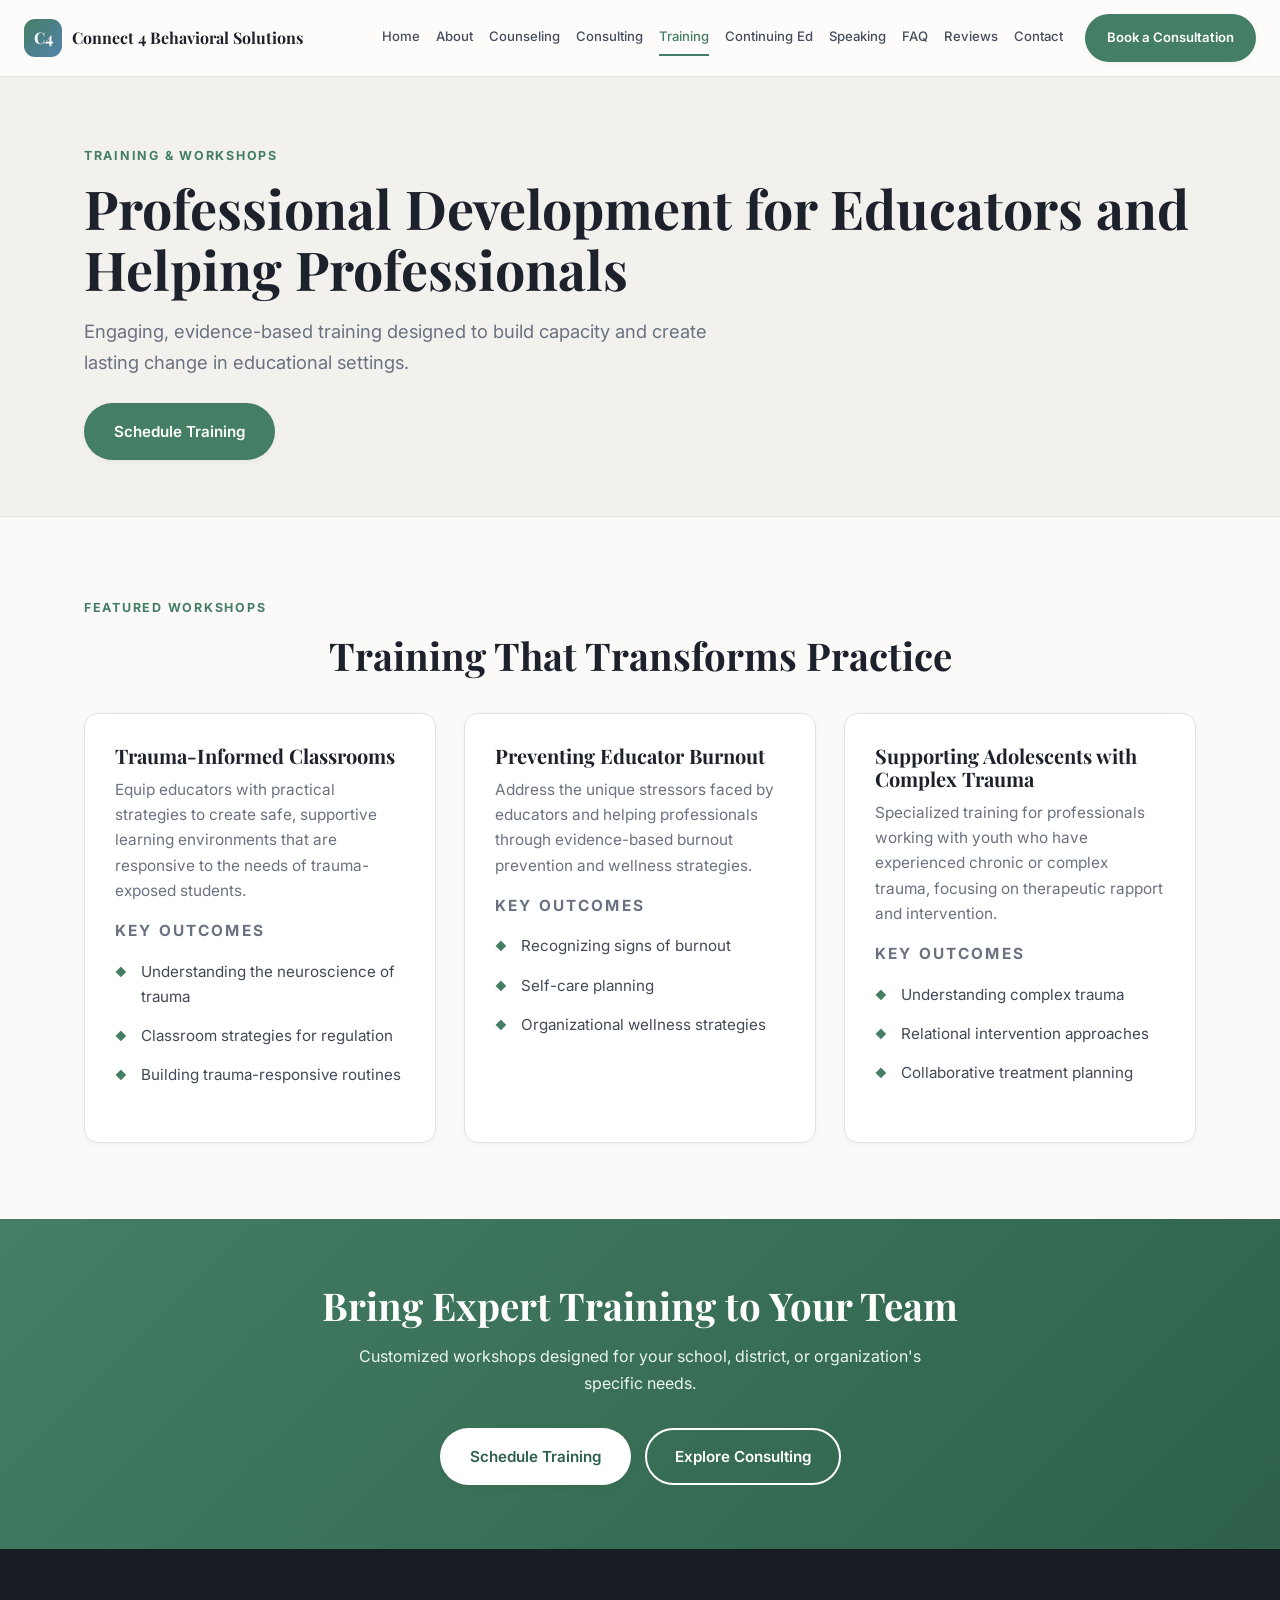
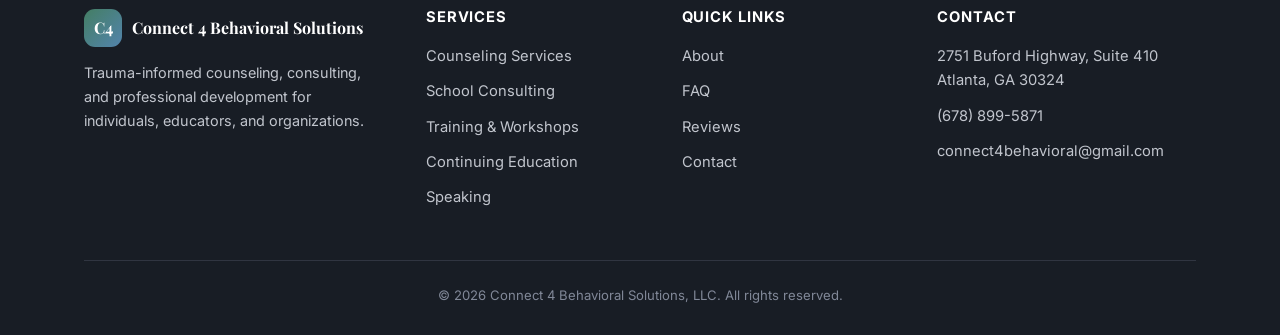
<file: training.html>
<!doctype html>
<html lang="en">
<head>
<meta charset="utf-8">
<meta name="viewport" content="width=device-width, initial-scale=1">
<title>Training & Workshops | Connect 4 Behavioral Solutions</title>
<meta name="description" content="Trauma-informed professional development, workshops, and training for educators and helping professionals.">
<link rel="preconnect" href="https://fonts.googleapis.com">
<link rel="preconnect" href="https://fonts.gstatic.com" crossorigin>
<link href="https://fonts.googleapis.com/css2?family=Playfair+Display:wght@600;700&family=Inter:wght@400;500;600;700&display=swap" rel="stylesheet">
<link rel="stylesheet" href="css/style.css">

</head>
<body>

<header class="site-header">
  <div class="container">
    <a href="index.html" class="brand">
      <span class="brand-mark">C4</span>
      <span>Connect 4 Behavioral Solutions</span>
    </a>
    <div class="nav-wrap">
      <nav class="main-nav">
        <a href="index.html">Home</a>
<a href="about.html">About</a>
<a href="counseling.html">Counseling</a>
<a href="consulting.html">Consulting</a>
<a href="training.html" class="active">Training</a>
<a href="continuing-education.html">Continuing Ed</a>
<a href="speaking.html">Speaking</a>
<a href="faq.html">FAQ</a>
<a href="reviews.html">Reviews</a>
<a href="contact.html">Contact</a>
      </nav>
      <div class="nav-cta">
        <a href="contact.html" class="btn btn-primary">Book a Consultation</a>
      </div>
      <button class="nav-toggle" aria-label="Toggle menu" onclick="document.getElementById('mobileNav').classList.toggle('open'); this.classList.toggle('is-active');">
        <span></span><span></span><span></span>
      </button>
    </div>
  </div>
  <nav id="mobileNav" class="mobile-nav">
    <a href="index.html">Home</a>
<a href="about.html">About</a>
<a href="counseling.html">Counseling</a>
<a href="consulting.html">Consulting</a>
<a href="training.html" class="active">Training</a>
<a href="continuing-education.html">Continuing Ed</a>
<a href="speaking.html">Speaking</a>
<a href="faq.html">FAQ</a>
<a href="reviews.html">Reviews</a>
<a href="contact.html">Contact</a>
    <a href="contact.html" class="mobile-nav-cta">Book a Consultation</a>
  </nav>
</header>


<section class="page-hero">
  <div class="container">
    <p class="eyebrow">Training &amp; Workshops</p>
    <h1>Professional Development for Educators and Helping Professionals</h1>
    <p class="lead">Engaging, evidence-based training designed to build capacity and create lasting change in educational settings.</p>
    <a href="contact.html" class="btn btn-primary" style="margin-top:10px;">Schedule Training</a>
  </div>
</section>

<section class="section">
  <div class="container">
    <p class="eyebrow center">Featured Workshops</p>
    <h2 class="center">Training That Transforms Practice</h2>
    <div class="grid grid-3" style="margin-top:36px;">
      
    <div class="card">
      <h3>Trauma-Informed Classrooms</h3>
      <p>Equip educators with practical strategies to create safe, supportive learning environments that are responsive to the needs of trauma-exposed students.</p>
      <p class="eyebrow" style="margin-bottom:8px;">Key Outcomes</p>
      <ul class="credential-list" style="margin-top:0;"><li>Understanding the neuroscience of trauma</li>
<li>Classroom strategies for regulation</li>
<li>Building trauma-responsive routines</li></ul>
    </div>

    <div class="card">
      <h3>Preventing Educator Burnout</h3>
      <p>Address the unique stressors faced by educators and helping professionals through evidence-based burnout prevention and wellness strategies.</p>
      <p class="eyebrow" style="margin-bottom:8px;">Key Outcomes</p>
      <ul class="credential-list" style="margin-top:0;"><li>Recognizing signs of burnout</li>
<li>Self-care planning</li>
<li>Organizational wellness strategies</li></ul>
    </div>

    <div class="card">
      <h3>Supporting Adolescents with Complex Trauma</h3>
      <p>Specialized training for professionals working with youth who have experienced chronic or complex trauma, focusing on therapeutic rapport and intervention.</p>
      <p class="eyebrow" style="margin-bottom:8px;">Key Outcomes</p>
      <ul class="credential-list" style="margin-top:0;"><li>Understanding complex trauma</li>
<li>Relational intervention approaches</li>
<li>Collaborative treatment planning</li></ul>
    </div>
    </div>
  </div>
</section>


<section class="section section--primary cta-band">
  <div class="container">
    <h2 style="max-width:720px;margin-left:auto;margin-right:auto;">Bring Expert Training to Your Team</h2>
    <p style="max-width:600px;margin:0 auto 32px;color:hsl(153 40% 94%);">Customized workshops designed for your school, district, or organization's specific needs.</p>
    <div class="btn-row">
      <a href="contact.html" class="btn btn-primary on-primary">Schedule Training</a>
      <a href="consulting.html" class="btn btn-outline on-primary">Explore Consulting</a>
    </div>
  </div>
</section>



<footer class="site-footer">
  <div class="container">
    <div class="footer-grid">
      <div>
        <div class="brand"><span class="brand-mark">C4</span><span>Connect 4 Behavioral Solutions</span></div>
        <p class="tagline">Trauma-informed counseling, consulting, and professional development for individuals, educators, and organizations.</p>
      </div>
      <div>
        <h4>Services</h4>
        <ul>
          <li><a href="counseling.html">Counseling Services</a></li>
          <li><a href="consulting.html">School Consulting</a></li>
          <li><a href="training.html">Training &amp; Workshops</a></li>
          <li><a href="continuing-education.html">Continuing Education</a></li>
          <li><a href="speaking.html">Speaking</a></li>
        </ul>
      </div>
      <div>
        <h4>Quick Links</h4>
        <ul>
          <li><a href="about.html">About</a></li>
          <li><a href="faq.html">FAQ</a></li>
          <li><a href="reviews.html">Reviews</a></li>
          <li><a href="contact.html">Contact</a></li>
        </ul>
      </div>
      <div>
        <h4>Contact</h4>
        <ul>
          <li>2751 Buford Highway, Suite 410<br>Atlanta, GA 30324</li>
          <li><a href="tel:6788995871">(678) 899-5871</a></li>
          <li><a href="mailto:connect4behavioral@gmail.com">connect4behavioral@gmail.com</a></li>
        </ul>
      </div>
    </div>
    <div class="footer-bottom">&copy; 2026 Connect 4 Behavioral Solutions, LLC. All rights reserved.</div>
  </div>
</footer>

</body>
</html>
</file>
<file: css/style.css>
/* Connect 4 Behavioral Solutions — site stylesheet */

:root {
  --bg: hsl(40 25% 98%);
  --fg: hsl(220 15% 20%);
  --primary: hsl(153 30% 38%);
  --primary-dark: hsl(153 35% 28%);
  --primary-light: hsl(153 30% 92%);
  --primary-foreground: #ffffff;
  --accent: hsl(207 35% 50%);
  --secondary: hsl(40 18% 94%);
  --muted: hsl(220 10% 46%);
  --border: hsl(40 15% 88%);
  --card: #ffffff;
  --radius: 14px;
  --shadow: 0 10px 30px -12px hsl(153 30% 20% / 0.18);
  --shadow-sm: 0 2px 10px -4px hsl(153 30% 20% / 0.12);
  --serif: "Playfair Display", Georgia, "Times New Roman", serif;
  --sans: "Inter", -apple-system, BlinkMacSystemFont, "Segoe UI", sans-serif;
}

* { box-sizing: border-box; }
html { scroll-behavior: smooth; }

body {
  margin: 0;
  font-family: var(--sans);
  color: var(--fg);
  background: var(--bg);
  line-height: 1.65;
  -webkit-font-smoothing: antialiased;
}

img { max-width: 100%; display: block; }

a { color: inherit; text-decoration: none; }

.container {
  width: 100%;
  max-width: 1160px;
  margin: 0 auto;
  padding: 0 24px;
}

h1, h2, h3, h4 {
  font-family: var(--serif);
  font-weight: 700;
  line-height: 1.15;
  margin: 0 0 16px;
  color: hsl(220 20% 14%);
}

h1 { font-size: clamp(2.1rem, 4.2vw, 3.4rem); }
h2 { font-size: clamp(1.7rem, 3vw, 2.4rem); }
h3 { font-size: 1.25rem; }

p { margin: 0 0 16px; }

.lead { font-size: 1.15rem; color: var(--muted); max-width: 640px; }

.eyebrow {
  display: inline-block;
  text-transform: uppercase;
  letter-spacing: 0.14em;
  font-size: 0.78rem;
  font-weight: 700;
  color: var(--primary);
  margin-bottom: 14px;
}

.section { padding: 76px 0; }
.section--tight { padding: 56px 0; }
.section--muted { background: var(--secondary); }
.section--primary {
  background: linear-gradient(135deg, var(--primary) 0%, var(--primary-dark) 100%);
  color: #fff;
}
.section--primary h2, .section--primary h3 { color: #fff; }
.section--primary .eyebrow { color: hsl(153 60% 88%); }

.center { text-align: center; margin-left: auto; margin-right: auto; }

/* Buttons */
.btn {
  display: inline-flex;
  align-items: center;
  justify-content: center;
  gap: 8px;
  padding: 14px 28px;
  border-radius: 999px;
  font-weight: 600;
  font-size: 0.95rem;
  border: 2px solid transparent;
  cursor: pointer;
  transition: transform 0.15s ease, box-shadow 0.15s ease, background 0.15s ease, color 0.15s ease;
  white-space: nowrap;
}
.btn:hover { transform: translateY(-2px); }
.btn-primary { background: var(--primary); color: #fff; box-shadow: var(--shadow-sm); }
.btn-primary:hover { background: var(--primary-dark); }
.btn-outline { background: transparent; border-color: currentColor; color: var(--primary); }
.btn-outline:hover { background: var(--primary); color: #fff; }
.on-primary.btn-outline { color: #fff; }
.on-primary.btn-outline:hover { background: #fff; color: var(--primary-dark); }
.on-primary.btn-primary { background: #fff; color: var(--primary-dark); }
.on-primary.btn-primary:hover { background: hsl(40 25% 94%); }

.btn-row { display: flex; gap: 14px; flex-wrap: wrap; }

/* Header */
.site-header {
  position: sticky;
  top: 0;
  z-index: 50;
  background: rgba(253, 252, 250, 0.92);
  backdrop-filter: blur(10px);
  border-bottom: 1px solid var(--border);
}
.site-header .container {
  display: flex;
  align-items: center;
  justify-content: space-between;
  min-height: 76px;
  max-width: 1320px;
  gap: 20px;
}
.brand {
  display: flex;
  align-items: center;
  gap: 10px;
  font-family: var(--serif);
  font-weight: 700;
  font-size: 1rem;
  color: hsl(220 20% 14%);
  white-space: nowrap;
  flex-shrink: 0;
}
.brand-mark {
  width: 38px;
  height: 38px;
  border-radius: 11px;
  background: linear-gradient(135deg, var(--primary), var(--accent));
  color: #fff;
  display: flex;
  align-items: center;
  justify-content: center;
  font-family: var(--serif);
  font-weight: 700;
  font-size: 1rem;
  flex-shrink: 0;
}
.brand small { display: none; }

nav.main-nav { display: flex; align-items: center; gap: 16px; flex-wrap: nowrap; }
nav.main-nav a {
  font-size: 0.82rem;
  font-weight: 500;
  color: hsl(220 15% 32%);
  padding: 6px 0;
  border-bottom: 2px solid transparent;
  white-space: nowrap;
}
nav.main-nav a:hover, nav.main-nav a.active { color: var(--primary); border-color: var(--primary); }
.nav-wrap { display: flex; align-items: center; gap: 22px; }
.nav-cta { display: flex; flex-shrink: 0; }
.nav-cta .btn { padding: 11px 20px; font-size: 0.82rem; }

.nav-toggle {
  display: none;
  flex-direction: column;
  justify-content: center;
  gap: 5px;
  width: 38px; height: 38px;
  border: 1px solid var(--border);
  border-radius: 9px;
  background: #fff;
  cursor: pointer;
  flex-shrink: 0;
  padding: 0;
}
.nav-toggle span { display: block; width: 18px; height: 2px; background: hsl(220 20% 20%); margin: 0 auto; transition: transform 0.2s ease, opacity 0.2s ease; }
.nav-toggle.is-active span:nth-child(1) { transform: translateY(7px) rotate(45deg); }
.nav-toggle.is-active span:nth-child(2) { opacity: 0; }
.nav-toggle.is-active span:nth-child(3) { transform: translateY(-7px) rotate(-45deg); }

.mobile-nav {
  display: none;
  flex-direction: column;
  border-top: 1px solid var(--border);
  background: #fff;
}
.mobile-nav.open { display: flex; }
.mobile-nav a {
  padding: 15px 24px;
  font-size: 0.95rem;
  font-weight: 500;
  color: hsl(220 15% 28%);
  border-bottom: 1px solid var(--border);
}
.mobile-nav a.active { color: var(--primary); font-weight: 700; }
.mobile-nav-cta {
  margin: 16px 24px 20px;
  padding: 14px;
  text-align: center;
  background: var(--primary);
  color: #fff !important;
  border-radius: 999px;
  font-weight: 700;
  border-bottom: none !important;
}

@media (max-width: 1180px) {
  nav.main-nav { display: none; }
  .nav-cta { display: none; }
  .nav-toggle { display: flex; }
}
@media (min-width: 1181px) {
  .mobile-nav { display: none !important; }
}

/* Hero */
.hero {
  position: relative;
  padding: 90px 0 80px;
  overflow: hidden;
}
.hero-grid {
  display: grid;
  grid-template-columns: 1.1fr 0.9fr;
  gap: 56px;
  align-items: center;
}
.hero-photo {
  border-radius: 22px;
  overflow: hidden;
  box-shadow: var(--shadow);
  aspect-ratio: 4/3;
}
.hero-photo img { width: 100%; height: 100%; object-fit: cover; }
.hero-badges {
  display: flex;
  flex-wrap: wrap;
  gap: 12px 28px;
  margin-top: 36px;
  padding-top: 28px;
  border-top: 1px solid var(--border);
}
.hero-badge { display: flex; align-items: center; gap: 8px; font-size: 0.88rem; font-weight: 600; color: hsl(220 15% 32%); }
.hero-badge::before { content: "✓"; color: var(--primary); font-weight: 700; }

.page-hero {
  padding: 64px 0 56px;
  background: var(--secondary);
  border-bottom: 1px solid var(--border);
}
.page-hero .eyebrow { margin-bottom: 10px; }

/* Cards / grids */
.grid { display: grid; gap: 28px; }
.grid-3 { grid-template-columns: repeat(3, 1fr); }
.grid-2 { grid-template-columns: repeat(2, 1fr); }
.grid-5 { grid-template-columns: repeat(5, 1fr); }
@media (max-width: 920px) {
  .grid-3, .grid-5 { grid-template-columns: repeat(2, 1fr); }
  .hero-grid, .grid-2 { grid-template-columns: 1fr; }
}
@media (max-width: 600px) {
  .grid-3, .grid-5, .grid-2 { grid-template-columns: 1fr; }
}

.card {
  background: var(--card);
  border: 1px solid var(--border);
  border-radius: var(--radius);
  padding: 30px;
  box-shadow: var(--shadow-sm);
  transition: transform 0.18s ease, box-shadow 0.18s ease;
}
.card:hover { transform: translateY(-4px); box-shadow: var(--shadow); }
.card-icon {
  width: 52px; height: 52px;
  border-radius: 12px;
  background: var(--primary-light);
  color: var(--primary-dark);
  display: flex; align-items: center; justify-content: center;
  font-size: 1.4rem;
  margin-bottom: 18px;
}
.card h3 { margin-bottom: 10px; }
.card p { color: var(--muted); margin-bottom: 14px; font-size: 0.96rem; }
.card-link { font-weight: 700; font-size: 0.85rem; color: var(--primary); text-transform: uppercase; letter-spacing: 0.04em; }

.photo-card { text-align: center; }
.photo-card img {
  width: 92px; height: 92px; border-radius: 50%; object-fit: cover;
  margin: 0 auto 16px; border: 4px solid var(--primary-light);
}

.pill-list { display: flex; flex-wrap: wrap; gap: 10px; }
.pill {
  background: var(--primary-light);
  color: var(--primary-dark);
  padding: 9px 18px;
  border-radius: 999px;
  font-size: 0.88rem;
  font-weight: 600;
}

.two-col {
  display: grid;
  grid-template-columns: 1fr 1fr;
  gap: 56px;
  align-items: center;
}
@media (max-width: 860px) { .two-col { grid-template-columns: 1fr; } }
.two-col img { border-radius: var(--radius); box-shadow: var(--shadow); width: 100%; aspect-ratio: 4/3; object-fit: cover; }

.feature-row { display: flex; gap: 16px; margin-bottom: 22px; }
.feature-row .num {
  flex-shrink: 0; width: 38px; height: 38px; border-radius: 50%;
  background: var(--primary); color: #fff; display: flex; align-items: center; justify-content: center;
  font-weight: 700; font-size: 0.9rem;
}
.feature-row h4 { margin: 0 0 6px; font-family: var(--sans); font-size: 1.02rem; font-weight: 700; }
.feature-row p { margin: 0; color: var(--muted); font-size: 0.94rem; }

/* Founder */
.founder-card {
  display: grid;
  grid-template-columns: 0.8fr 1.2fr;
  gap: 48px;
  align-items: center;
  background: var(--card);
  border: 1px solid var(--border);
  border-radius: 20px;
  padding: 44px;
  box-shadow: var(--shadow);
}
@media (max-width: 860px) { .founder-card { grid-template-columns: 1fr; padding: 28px; } }
.founder-card img { border-radius: 16px; width: 100%; aspect-ratio: 3/4; object-fit: cover; }
.credential-list { list-style: none; padding: 0; margin: 18px 0; }
.credential-list li { padding: 7px 0 7px 26px; position: relative; color: hsl(220 15% 30%); font-size: 0.95rem; }
.credential-list li::before { content: "◆"; color: var(--primary); position: absolute; left: 0; font-size: 0.7rem; top: 11px; }

blockquote.pull-quote {
  font-family: var(--serif);
  font-style: italic;
  font-size: 1.3rem;
  color: hsl(220 20% 20%);
  border-left: 4px solid var(--primary);
  padding: 4px 0 4px 26px;
  margin: 28px 0;
}
blockquote.pull-quote cite { display: block; font-family: var(--sans); font-style: normal; font-size: 0.85rem; font-weight: 700; color: var(--muted); margin-top: 10px; }

/* Insurance strip */
.insurance-strip { display: flex; flex-wrap: wrap; align-items: center; justify-content: center; gap: 36px; }
.insurance-strip img { max-height: 42px; width: auto; filter: grayscale(0.15); opacity: 0.92; }

/* FAQ accordion */
.faq-item {
  border: 1px solid var(--border);
  border-radius: 12px;
  margin-bottom: 14px;
  background: var(--card);
  overflow: hidden;
}
.faq-item summary {
  cursor: pointer;
  list-style: none;
  padding: 20px 24px;
  font-weight: 700;
  font-family: var(--serif);
  font-size: 1.05rem;
  display: flex;
  justify-content: space-between;
  align-items: center;
  gap: 16px;
}
.faq-item summary::-webkit-details-marker { display: none; }
.faq-item summary::after { content: "+"; font-size: 1.4rem; color: var(--primary); font-weight: 400; flex-shrink: 0; transition: transform 0.2s ease; }
.faq-item[open] summary::after { transform: rotate(45deg); }
.faq-item .faq-answer { padding: 0 24px 22px; color: var(--muted); }

/* Testimonials */
.testimonial-card {
  background: var(--card);
  border: 1px solid var(--border);
  border-radius: var(--radius);
  padding: 32px;
  box-shadow: var(--shadow-sm);
}
.testimonial-card .stars { color: hsl(42 80% 50%); letter-spacing: 2px; margin-bottom: 14px; font-size: 1rem; }
.testimonial-card p.quote { font-family: var(--serif); font-size: 1.08rem; font-style: italic; color: hsl(220 20% 20%); margin-bottom: 18px; }
.testimonial-card cite { font-weight: 700; font-size: 0.8rem; text-transform: uppercase; letter-spacing: 0.05em; color: var(--muted); font-style: normal; }

/* Contact */
.contact-grid { display: grid; grid-template-columns: 1.2fr 0.8fr; gap: 48px; }
@media (max-width: 860px) { .contact-grid { grid-template-columns: 1fr; } }
.form-field { margin-bottom: 18px; }
.form-field label { display: block; font-weight: 600; font-size: 0.88rem; margin-bottom: 7px; }
.form-field input, .form-field select, .form-field textarea {
  width: 100%;
  padding: 13px 16px;
  border: 1px solid var(--border);
  border-radius: 10px;
  font-family: var(--sans);
  font-size: 0.95rem;
  background: #fff;
  color: var(--fg);
}
.form-field input:focus, .form-field select:focus, .form-field textarea:focus {
  outline: none; border-color: var(--primary); box-shadow: 0 0 0 3px hsl(153 30% 38% / 0.15);
}
.form-row { display: grid; grid-template-columns: 1fr 1fr; gap: 16px; }
@media (max-width: 500px) { .form-row { grid-template-columns: 1fr; } }

.info-card { background: var(--secondary); border-radius: var(--radius); padding: 32px; }
.info-item { display: flex; gap: 14px; margin-bottom: 24px; }
.info-item:last-child { margin-bottom: 0; }
.info-icon {
  width: 40px; height: 40px; border-radius: 10px; background: var(--primary);
  color: #fff; display: flex; align-items: center; justify-content: center; flex-shrink: 0; font-size: 1.05rem;
}
.info-item h4 { margin: 0 0 4px; font-family: var(--sans); font-size: 0.95rem; }
.info-item p { margin: 0; color: var(--muted); font-size: 0.92rem; }

/* CTA band */
.cta-band {
  text-align: center;
  padding: 64px 0;
}
.cta-band .btn-row { justify-content: center; }

/* Footer */
footer.site-footer {
  background: hsl(220 20% 12%);
  color: hsl(220 10% 78%);
  padding: 60px 0 28px;
}
.footer-grid { display: grid; grid-template-columns: 1.4fr 1fr 1fr 1.2fr; gap: 40px; margin-bottom: 40px; }
@media (max-width: 760px) { .footer-grid { grid-template-columns: 1fr 1fr; } }
footer.site-footer h4 { color: #fff; font-family: var(--sans); font-size: 0.92rem; text-transform: uppercase; letter-spacing: 0.06em; margin-bottom: 18px; }
footer.site-footer ul { list-style: none; padding: 0; margin: 0; }
footer.site-footer li { margin-bottom: 11px; font-size: 0.92rem; }
footer.site-footer a:hover { color: #fff; }
footer.site-footer .brand { color: #fff; margin-bottom: 14px; }
footer.site-footer p.tagline { font-size: 0.9rem; max-width: 280px; }
.footer-bottom { border-top: 1px solid hsl(220 15% 22%); padding-top: 24px; font-size: 0.82rem; text-align: center; color: hsl(220 10% 55%); }

@media (max-width: 920px) {
  .founder-card, .two-col { gap: 32px; }
}
</file>
